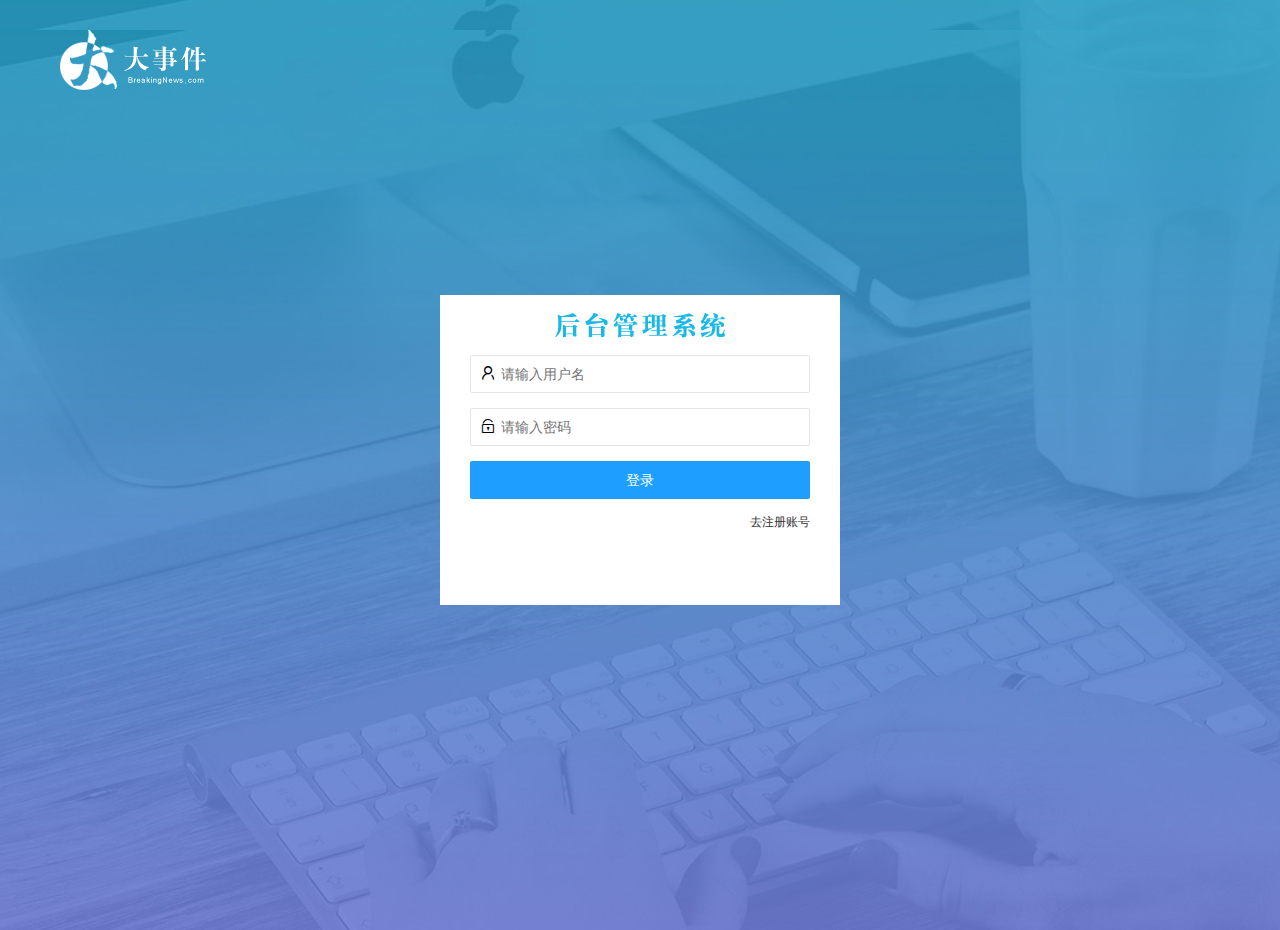
<file: login.html>
<!DOCTYPE html>
<html lang="en">

<head>
    <meta charset="UTF-8">
    <meta http-equiv="X-UA-Compatible" content="IE=edge">
    <meta name="viewport" content="width=device-width, initial-scale=1.0">
    <title>大事件-登录/注册</title>
    <!-- 导入 layui 库 -->
    <link rel="stylesheet" href="./assets/lib/layui/css/layui.css">
    <link rel="stylesheet" href="./assets/css/login.css">
</head>

<body>
    <!-- logo 区域 -->
    <div class="login">
        <img src="./assets/images/logo.png">
    </div>

    <!-- 登录注册区域 -->
    <div class="loginAndRegBox">
        <div class="title-box"></div>
        <!-- 登录 -->
        <div class="login-box">
            <form class="layui-form" id="form_login">

                <!-- 用户名 -->
                <div class="layui-form-item">
                    <i class="layui-icon layui-icon-username"></i>   
                    <input type="text" name="username" required lay-verify="required" placeholder="请输入用户名"
                        autocomplete="off" class="layui-input">
                </div>

                <!-- 密码 -->
                <div class="layui-form-item">
                    <i class="layui-icon layui-icon-password"></i>   
                    <input type="password" name="password" required lay-verify="required|pwd" placeholder="请输入密码"
                        autocomplete="off" class="layui-input">
                </div>

                <!-- 按钮 -->
                <div class="layui-form-item">
                    <button class="layui-btn layui-btn-fluid layui-btn-normal" lay-submit>登录</button>
                </div>

                <div class="layui-form-item links">
                    <a href="javascript:;" id="link_reg">去注册账号</a>
                </div>
            </form>

        </div>
        <!-- 注册 -->
        <div class="reg-box">
            <form class="layui-form" id="form_reg">

                <!-- 用户名 -->
                <div class="layui-form-item">
                    <i class="layui-icon layui-icon-username"></i>   
                    <input type="text" name="username" required lay-verify="required" placeholder="请输入用户名"
                        autocomplete="off" class="layui-input">
                </div>

                <!-- 密码 -->
                <div class="layui-form-item">
                    <i class="layui-icon layui-icon-password"></i>   
                    <input type="password" name="password" required lay-verify="required|pwd" placeholder="请输入密码"
                        autocomplete="off" class="layui-input">
                </div>

                <!-- 再次确认密码 -->
                <div class="layui-form-item">
                    <i class="layui-icon layui-icon-password"></i>   
                    <input type="password" name="repassword" required lay-verify="required|pwd|repwd" placeholder="再次确认密码"
                        autocomplete="off" class="layui-input">
                </div>

                <!-- 按钮 -->
                <div class="layui-form-item">
                    <button class="layui-btn layui-btn-fluid layui-btn-normal" lay-submit>注册</button>
                </div>

                <div class="layui-form-item links">
                    <a href="javascript:;" id="link_login">去登录</a>
                </div>
            </form>
            

            
        </div>
    </div>

    <!-- 导入 layui.js -->
    <script src="./assets/lib/layui/layui.all.js"></script>
    <!-- 导入 jquery -->
    <script src="./assets/lib/jquery.js"></script>
    <script src="./assets/js/baseAPI.js"></script>
    <!-- 导入 login.js -->
    <script src="./assets/js/login.js"></script>
</body>

</html>
</file>
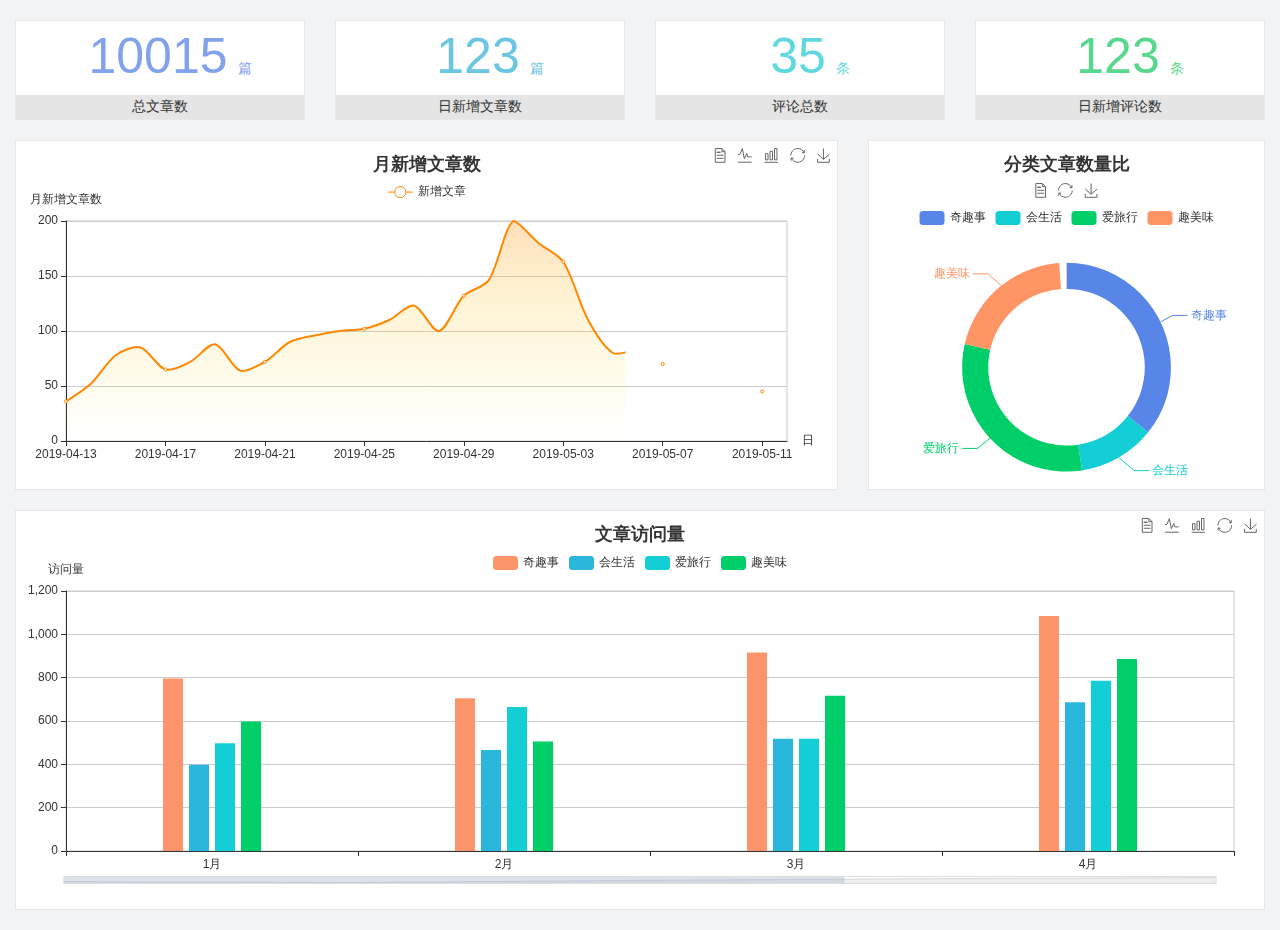
<file: home/dashboard.html>
<!DOCTYPE html>
<html lang="en">

<head>
  <meta charset="UTF-8">
  <meta name="viewport" content="width=device-width, initial-scale=1.0">
  <meta http-equiv="X-UA-Compatible" content="ie=edge">
  <title>图表统计</title>
  <link rel="stylesheet" href="../assets/lib/bootstrap.css" />
  <link rel="stylesheet" href="../assets/lib/main.css" />
  <script src="../assets/lib/jquery.js"></script>
  <script type="text/javascript" src="../assets/lib/echarts.min.js"></script>
</head>

<body>
  <div class="container-fluid">
    <div class="row spannel_list">
      <div class="col-sm-3 col-xs-6">
        <div class="spannel">
          <em>10015</em><span>篇</span>
          <b>总文章数</b>
        </div>
      </div>
      <div class="col-sm-3 col-xs-6">
        <div class="spannel scolor01">
          <em>123</em><span>篇</span>
          <b>日新增文章数</b>
        </div>
      </div>
      <div class="col-sm-3 col-xs-6">
        <div class="spannel scolor02">
          <em>35</em><span>条</span>
          <b>评论总数</b>
        </div>
      </div>
      <div class="col-sm-3 col-xs-6">
        <div class="spannel scolor03">
          <em>123</em><span>条</span>
          <b>日新增评论数</b>
        </div>
      </div>
    </div>
  </div>

  <div class="container-fluid">
    <div class="row curve-pie">
      <div class="col-lg-8 col-md-8">
        <div class="gragh_pannel" id="curve_show"></div>
      </div>
      <div class="col-lg-4 col-md-4">
        <div class="gragh_pannel" id="pie_show"></div>
      </div>
    </div>
  </div>

  <div class="container-fluid">
    <div class="column_pannel" id="column_show"></div>
  </div>

  <script>
    var oChart = echarts.init(document.getElementById('curve_show'));
    var aList_all = [
      { 'count': 36, 'date': '2019-04-13' },
      { 'count': 52, 'date': '2019-04-14' },
      { 'count': 78, 'date': '2019-04-15' },
      { 'count': 85, 'date': '2019-04-16' },
      { 'count': 65, 'date': '2019-04-17' },
      { 'count': 72, 'date': '2019-04-18' },
      { 'count': 88, 'date': '2019-04-19' },
      { 'count': 64, 'date': '2019-04-20' },
      { 'count': 72, 'date': '2019-04-21' },
      { 'count': 90, 'date': '2019-04-22' },
      { 'count': 96, 'date': '2019-04-23' },
      { 'count': 100, 'date': '2019-04-24' },
      { 'count': 102, 'date': '2019-04-25' },
      { 'count': 110, 'date': '2019-04-26' },
      { 'count': 123, 'date': '2019-04-27' },
      { 'count': 100, 'date': '2019-04-28' },
      { 'count': 132, 'date': '2019-04-29' },
      { 'count': 146, 'date': '2019-04-30' },
      { 'count': 200, 'date': '2019-05-01' },
      { 'count': 180, 'date': '2019-05-02' },
      { 'count': 163, 'date': '2019-05-03' },
      { 'count': 110, 'date': '2019-05-04' },
      { 'count': 80, 'date': '2019-05-05' },
      { 'count': 82, 'date': '2019-05-06' },
      { 'count': 70, 'date': '2019-05-07' },
      { 'count': 65, 'date': '2019-05-08' },
      { 'count': 54, 'date': '2019-05-09' },
      { 'count': 40, 'date': '2019-05-10' },
      { 'count': 45, 'date': '2019-05-11' },
      { 'count': 38, 'date': '2019-05-12' },
    ];

    let aCount = [];
    let aDate = [];

    for (var i = 0; i < aList_all.length; i++) {
      aCount.push(aList_all[i].count);
      aDate.push(aList_all[i].date);
    }

    var chartopt = {
      title: {
        text: '月新增文章数',
        left: 'center',
        top: '10'
      },
      tooltip: {
        trigger: 'axis'
      },
      legend: {
        data: ['新增文章'],
        top: '40'
      },
      toolbox: {
        show: true,
        feature: {
          mark: { show: true },
          dataView: { show: true, readOnly: false },
          magicType: { show: true, type: ['line', 'bar'] },
          restore: { show: true },
          saveAsImage: { show: true }
        }
      },
      calculable: true,
      xAxis: [
        {
          name: '日',
          type: 'category',
          boundaryGap: false,
          data: aDate
        }
      ],
      yAxis: [
        {
          name: '月新增文章数',
          type: 'value'
        }
      ],
      series: [
        {
          name: '新增文章',
          type: 'line',
          smooth: true,
          itemStyle: { normal: { areaStyle: { type: 'default' }, color: '#f80' }, lineStyle: { color: '#f80' } },
          data: aCount
        }],
      areaStyle: {
        normal: {
          color: new echarts.graphic.LinearGradient(0, 0, 0, 1, [{
            offset: 0,
            color: 'rgba(255,136,0,0.39)'
          }, {
            offset: .34,
            color: 'rgba(255,180,0,0.25)'
          }, {
            offset: 1,
            color: 'rgba(255,222,0,0.00)'
          }])

        }
      },
      grid: {
        show: true,
        x: 50,
        x2: 50,
        y: 80,
        height: 220
      }
    };

    oChart.setOption(chartopt);


    var oPie = echarts.init(document.getElementById('pie_show'));
    var oPieopt =
    {
      title: {
        top: 10,
        text: '分类文章数量比',
        x: 'center'
      },
      tooltip: {
        trigger: 'item',
        formatter: "{a} <br/>{b} : {c} ({d}%)"
      },
      color: ['#5885e8', '#13cfd5', '#00ce68', '#ff9565'],
      legend: {
        x: 'center',
        top: 65,
        data: ['奇趣事', '会生活', '爱旅行', '趣美味']
      },
      toolbox: {
        show: true,
        x: 'center',
        top: 35,
        feature: {
          mark: { show: true },
          dataView: { show: true, readOnly: false },
          magicType: {
            show: true,
            type: ['pie', 'funnel'],
            option: {
              funnel: {
                x: '25%',
                width: '50%',
                funnelAlign: 'left',
                max: 1548
              }
            }
          },
          restore: { show: true },
          saveAsImage: { show: true }
        }
      },
      calculable: true,
      series: [
        {
          name: '访问来源',
          type: 'pie',
          radius: ['45%', '60%'],
          center: ['50%', '65%'],
          data: [
            { value: 300, name: '奇趣事' },
            { value: 100, name: '会生活' },
            { value: 260, name: '爱旅行' },
            { value: 180, name: '趣美味' }
          ]
        }
      ]
    };
    oPie.setOption(oPieopt);



    var oColumn = this.echarts.init(document.getElementById('column_show'));
    var oColumnopt =
    {
      title: {
        text: '文章访问量',
        left: 'center',
        top: '10'
      },
      tooltip: {
        trigger: 'axis'
      },
      legend: {
        data: ['奇趣事', '会生活', '爱旅行', '趣美味'],
        top: '40'
      },
      toolbox: {
        show: true,
        feature: {
          mark: { show: true },
          dataView: { show: true, readOnly: false },
          magicType: { show: true, type: ['line', 'bar'] },
          restore: { show: true },
          saveAsImage: { show: true }
        }
      },
      calculable: true,
      xAxis: [
        {
          type: 'category',
          data: ['1月', '2月', '3月', '4月', '5月']
        }
      ],
      yAxis: [
        {
          name: '访问量',
          type: 'value'
        }
      ],
      series: [
        {
          name: '奇趣事',
          type: 'bar',
          barWidth: 20,
          itemStyle: {
            normal: { areaStyle: { type: 'default' }, color: '#fd956a' }
          },
          data: [800, 708, 920, 1090, 1200]
        },
        {
          name: '会生活',
          type: 'bar',
          barWidth: 20,
          itemStyle: {
            normal: { areaStyle: { type: 'default' }, color: '#2bb6db' }
          },
          data: [400, 468, 520, 690, 800]
        },
        {
          name: '爱旅行',
          type: 'bar',
          barWidth: 20,
          itemStyle: {
            normal: { areaStyle: { type: 'default' }, color: '#13cfd5' }
          },
          data: [500, 668, 520, 790, 900]
        },
        {
          name: '趣美味',
          type: 'bar',
          barWidth: 20,
          itemStyle: {
            normal: { areaStyle: { type: 'default' }, color: '#00ce68' }
          },
          data: [600, 508, 720, 890, 1000]
        }
      ],
      grid: {
        show: true,
        x: 50,
        x2: 30,
        y: 80,
        height: 260
      },
      dataZoom: [//给x轴设置滚动条
        {
          start: 0,//默认为0
          end: 100 - 1000 / 31,//默认为100
          type: 'slider',
          show: true,
          xAxisIndex: [0],
          handleSize: 0,//滑动条的 左右2个滑动条的大小
          height: 8,//组件高度
          left: 45, //左边的距离
          right: 50,//右边的距离
          bottom: 26,//右边的距离
          handleColor: '#ddd',//h滑动图标的颜色
          handleStyle: {
            borderColor: "#cacaca",
            borderWidth: "1",
            shadowBlur: 2,
            background: "#ddd",
            shadowColor: "#ddd",
          }
        }]
    };
    oColumn.setOption(oColumnopt);
  </script>
</body>

</html>
</file>
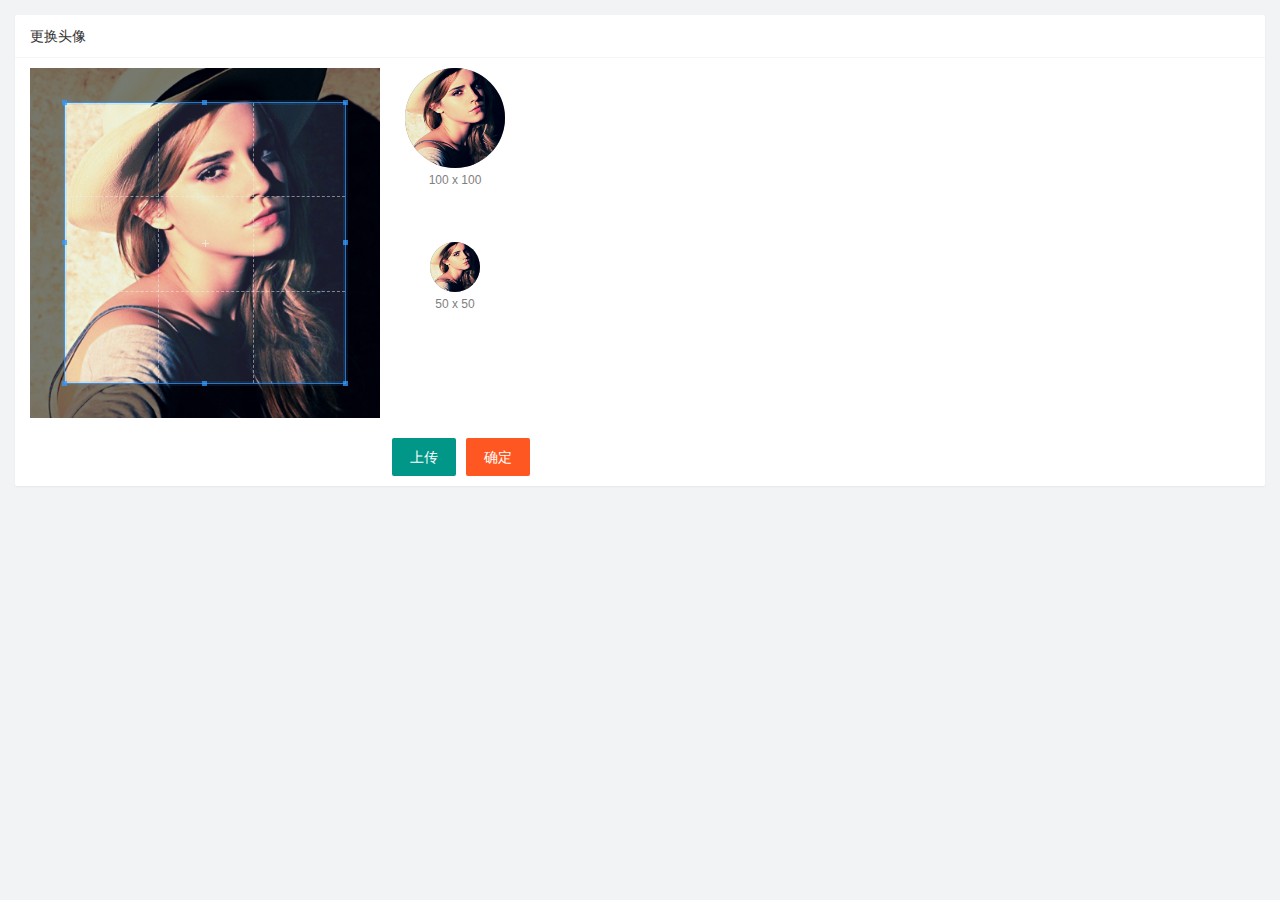
<file: user/user_avatar.html>
<!DOCTYPE html>
<html lang="en">

<head>
    <meta charset="UTF-8">
    <meta http-equiv="X-UA-Compatible" content="IE=edge">
    <meta name="viewport" content="width=device-width, initial-scale=1.0">
    <title>Document</title>
    <link rel="stylesheet" href="../assets/lib/layui/css/layui.css">
    <link rel="stylesheet" href="../assets/lib/cropper/cropper.css">
    <link rel="stylesheet" href="../assets/css/user/user_avatar.css">
</head>

<body>

    <!-- 卡片区域 -->
    <div class="layui-card">
        <div class="layui-card-header">更换头像</div>
        <div class="layui-card-body">

            <!-- 第一行的图片裁剪和预览区域 -->
            <div class="row1">
                <!-- 图片裁剪区域 -->
                <div class="cropper-box">
                    <!-- 这个 img 标签很重要，将来会把它初始化为裁剪区域 -->
                    <img id="image" src="../assets/images/sample.jpg" />
                </div>

                <!-- 图片的预览区域 -->
                <div class="preview-box">
                    <div>
                        <!-- 宽高为 100px 的预览区域 -->
                        <div class="img-preview w100"></div>
                        <p class="size">100 x 100</p>
                    </div>
                    <div>
                        <!-- 宽高为 50px 的预览区域 -->
                        <div class="img-preview w50"></div>
                        <p class="size">50 x 50</p>
                    </div>
                </div>
            </div>

            <!-- 第二行的按钮区域 -->
            <div class="row2">
                <!-- accept 属性，可以指定，允许用户选择什么类型的文件 -->
                <input type="file" name="file" id="file" accept="image/png,image/jpeg">
                <button type="button" class="layui-btn" id="btnChooseImg">上传</button>
                <button type="button" class="layui-btn layui-btn-danger" id="btnUpdate">确定</button>
            </div>

        </div>
    </div>

    <script src="../assets/lib/layui/layui.all.js"></script>
    <script src="../assets/lib/jquery.js"></script>
    <script src="../assets/lib/cropper/Cropper.js"></script>
    <script src="../assets/lib/cropper/jquery-cropper.js"></script>
    <script src="../assets/js/baseAPI.js"></script>
    <script src="../assets/js/user/user_avatar.js"> </script>
</body>

</html>
</file>
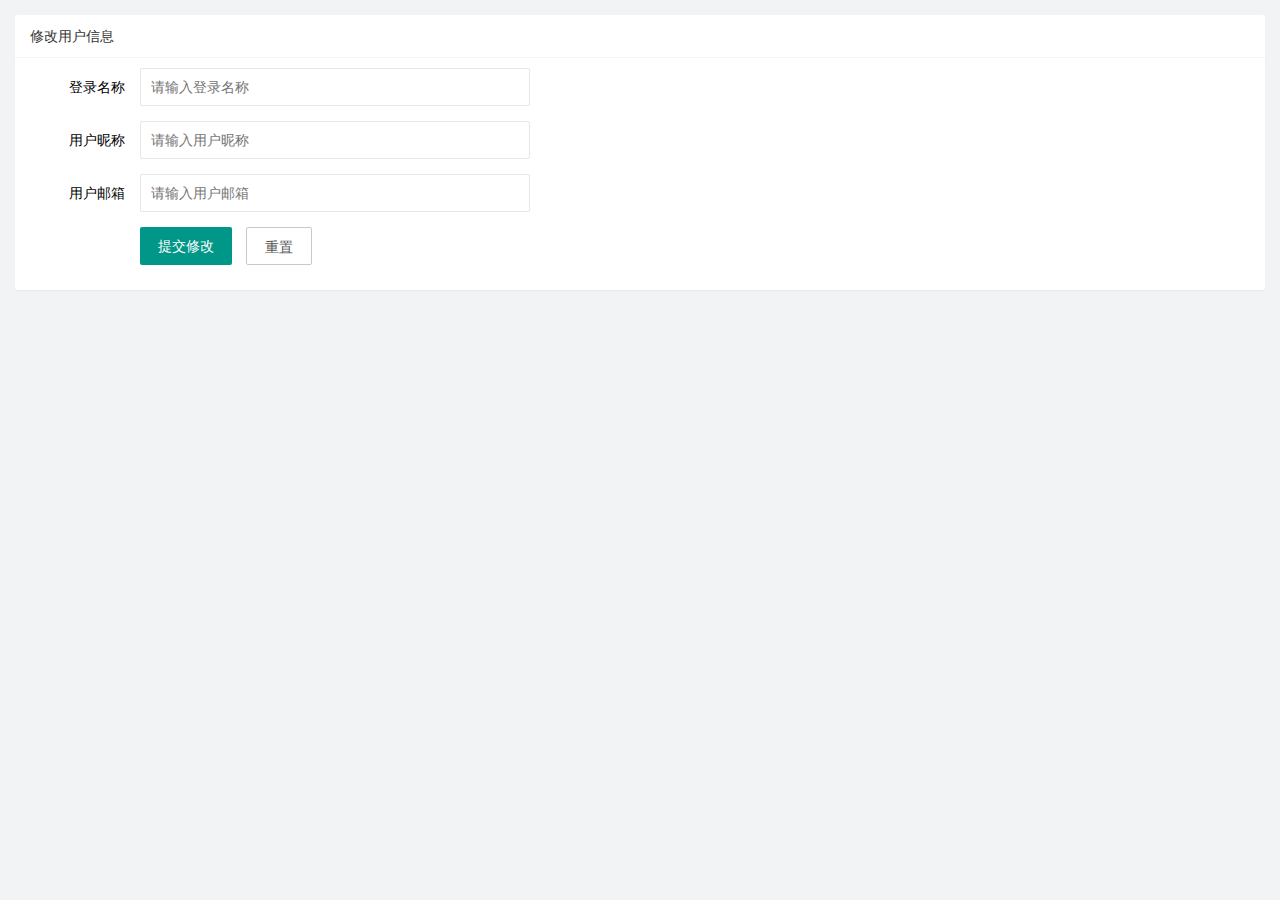
<file: user/user_info.html>
<!DOCTYPE html>
<html lang="en">

<head>
    <meta charset="UTF-8">
    <meta http-equiv="X-UA-Compatible" content="IE=edge">
    <meta name="viewport" content="width=device-width, initial-scale=1.0">
    <title>Document</title>
    <!-- 导入 layui 的样式 -->
    <link rel="stylesheet" href="../assets/lib/layui/css/layui.css">
    <!-- 导入自己的样式 -->
    <link rel="stylesheet" href="../assets/css/user/user_info.css">
</head>

<body>

    <div class="layui-card">
        <div class="layui-card-header">修改用户信息</div>
        <div class="layui-card-body">
            <form class="layui-form" lay-filter="formUserInfo">
                <!-- 这是一个隐藏域 -->
                <input type="hidden" name="id">
                <div class="layui-form-item">
                    <label class="layui-form-label">登录名称</label>
                    <div class="layui-input-block">
                        <input type="text" name="username" required lay-verify="required" placeholder="请输入登录名称"
                            autocomplete="off" class="layui-input" readonly>
                    </div>
                </div>

                <div class="layui-form-item">
                    <label class="layui-form-label">用户昵称</label>
                    <div class="layui-input-block">
                        <input type="text" name="nickname" required lay-verify="required|nickname" placeholder="请输入用户昵称"
                            autocomplete="off" class="layui-input">
                    </div>
                </div>

                <div class="layui-form-item">
                    <label class="layui-form-label">用户邮箱</label>
                    <div class="layui-input-block">
                        <input type="text" name="email" required lay-verify="required|email" placeholder="请输入用户邮箱"
                            autocomplete="off" class="layui-input">
                    </div>
                </div>

                <div class="layui-form-item">
                    <div class="layui-input-block">
                      <button class="layui-btn" lay-submit lay-filter="formDemo" id="btnSubmit">提交修改</button>
                      <button type="reset" class="layui-btn layui-btn-primary" id="btnReset">重置</button>
                    </div>
                  </div>
            </form>
        </div>
    </div>

    <script src="../assets/lib/layui/layui.all.js"></script>
    <script src="../assets/lib/jquery.js"></script>
    <script src="../assets/js/baseAPI.js"></script>
    <script src="../assets/js/user/user_pwd.js"></script>
</body>

</html>
</file>
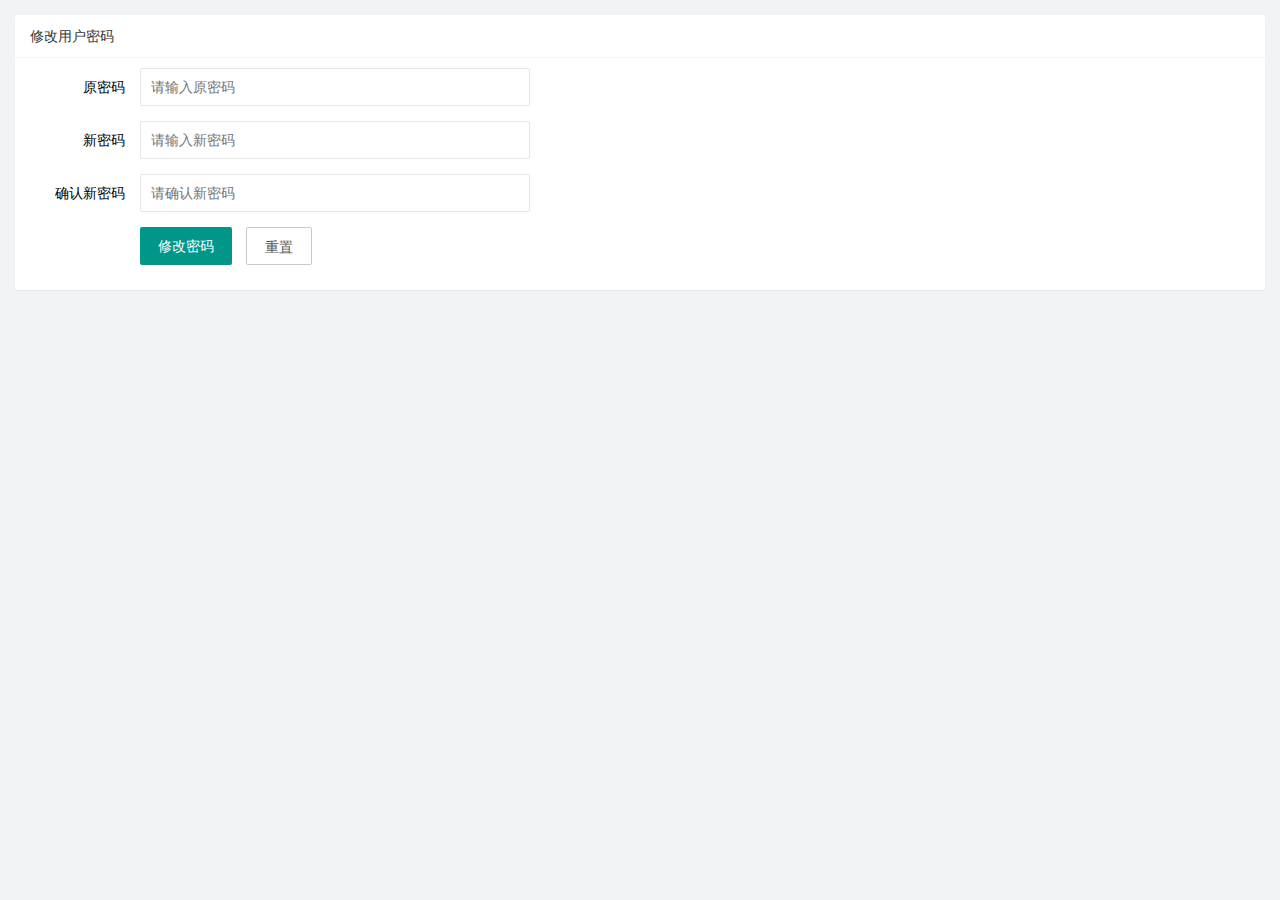
<file: user/user_pwd.html>
<!DOCTYPE html>
<html lang="en">
<head>
    <meta charset="UTF-8">
    <meta http-equiv="X-UA-Compatible" content="IE=edge">
    <meta name="viewport" content="width=device-width, initial-scale=1.0">
    <title>Document</title>
    <link rel="stylesheet" href="../assets/lib/layui/css/layui.css">
    <link rel="stylesheet" href="../assets/css/user/user_pwd.css">
</head>
<body>
    <div class="layui-card">
        <div class="layui-card-header">修改用户密码</div>
        <div class="layui-card-body">
            <form class="layui-form" lay-filter="formUserInfo">
                <!-- 这是一个隐藏域 -->
                <input type="hidden" name="id">
                <div class="layui-form-item">
                    <label class="layui-form-label">原密码</label>
                    <div class="layui-input-block">
                        <input type="password" name="oldPwd" required lay-verify="required" placeholder="请输入原密码"
                            autocomplete="off" class="layui-input">
                    </div>
                </div>

                <div class="layui-form-item">
                    <label class="layui-form-label">新密码</label>
                    <div class="layui-input-block">
                        <input type="password" name="newPwd" required lay-verify="required|pwd|samePwd" placeholder="请输入新密码"
                            autocomplete="off" class="layui-input">
                    </div>
                </div>

                <div class="layui-form-item">
                    <label class="layui-form-label">确认新密码</label>
                    <div class="layui-input-block">
                        <input type="password" name="reNewPwd" required lay-verify="required|pwd|repwd" placeholder="请确认新密码"
                            autocomplete="off" class="layui-input">
                    </div>
                </div>

                <div class="layui-form-item">
                    <div class="layui-input-block">
                      <button class="layui-btn" lay-submit lay-filter="formDemo" id="btnSubmit">修改密码</button>
                      <button type="reset" class="layui-btn layui-btn-primary" id="btnReset">重置</button>
                    </div>
                  </div>
            </form>
        </div>
    </div>

    <script src="../assets/lib/layui/layui.all.js"></script>
    <script src="../assets/lib/jquery.js"></script>
    <script src="../assets/js/baseAPI.js"></script>
    <script src="../assets/js/user/user_pwd.js"></script>
</body>
</html>
</file>
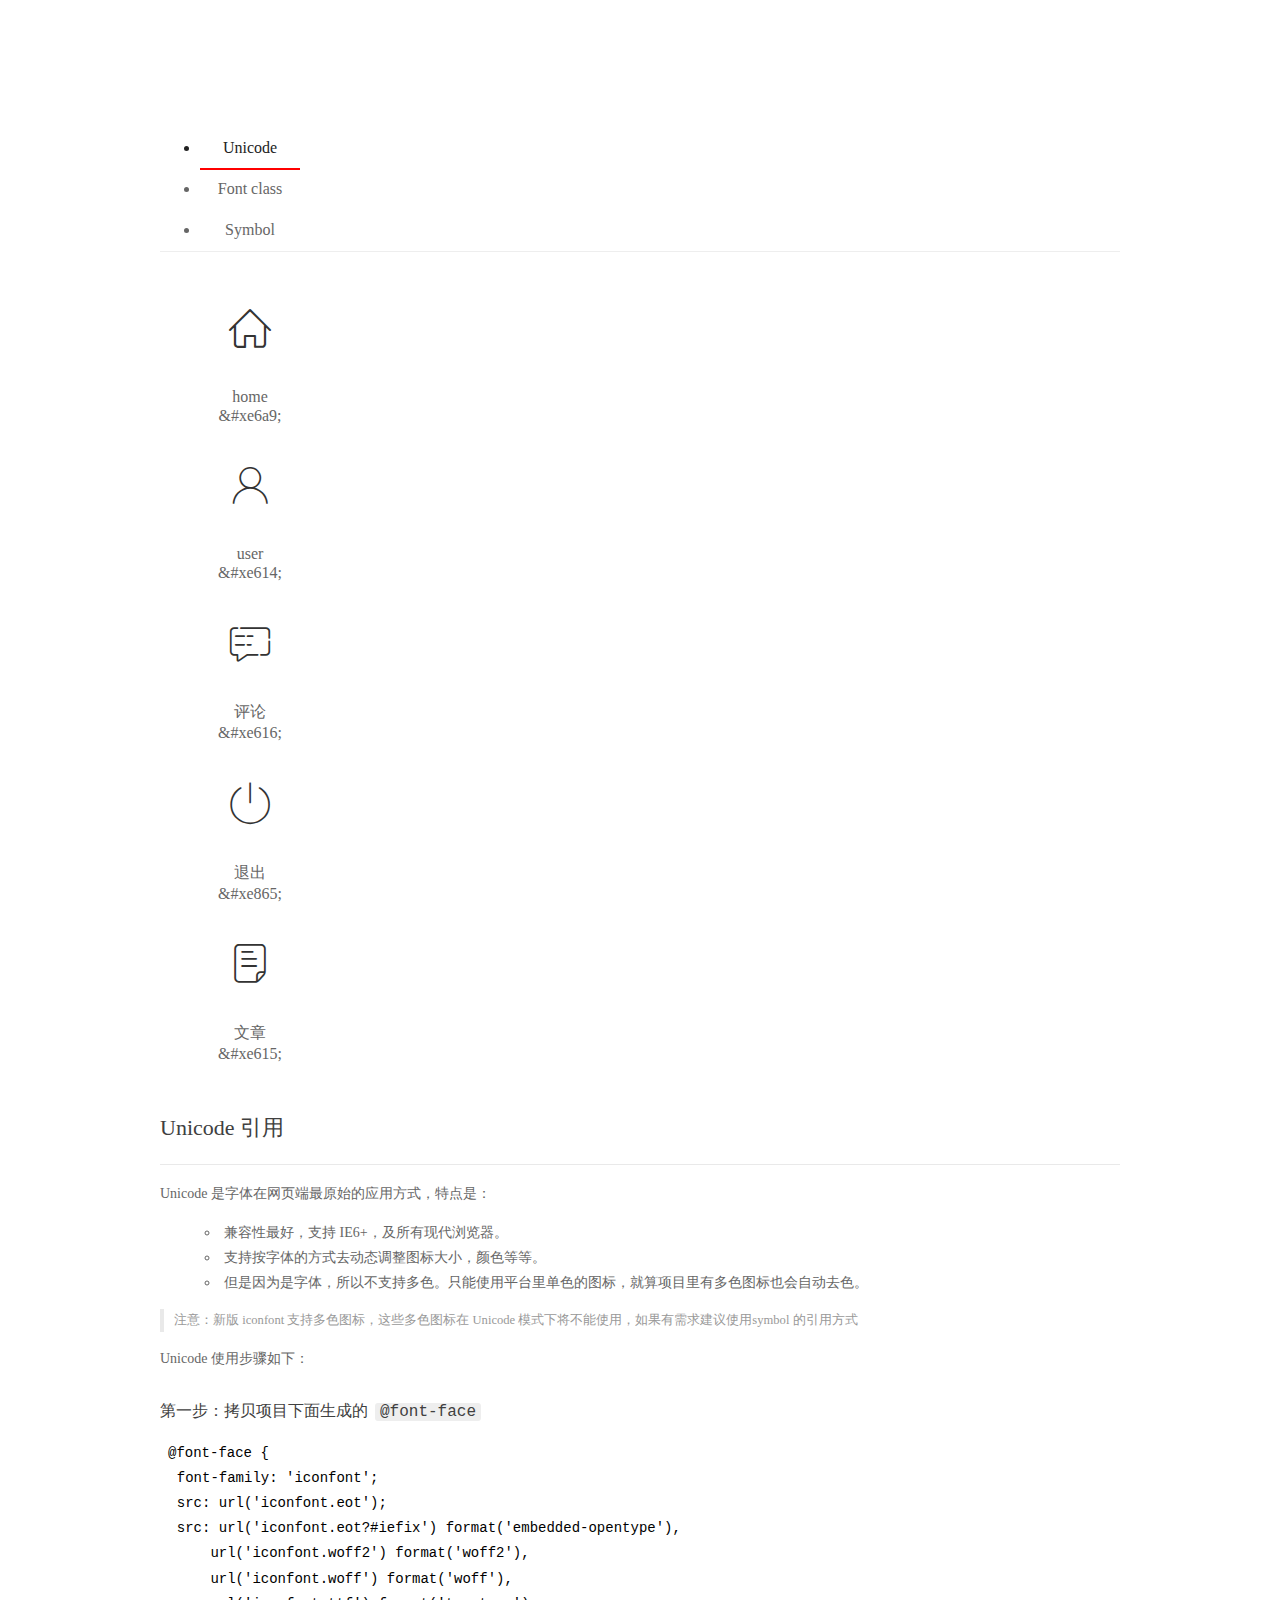
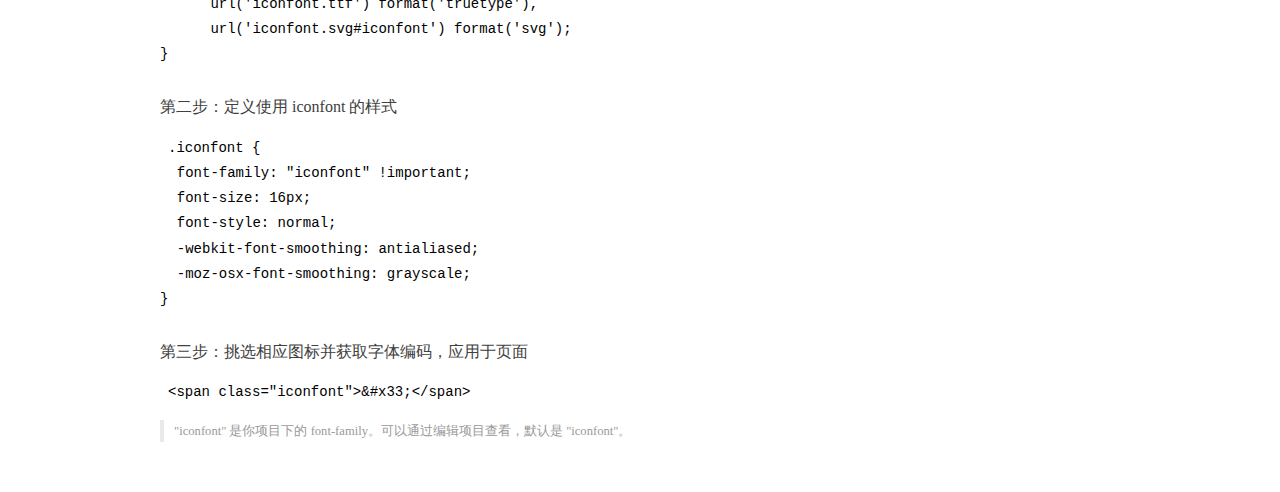
<file: assets/fonts/demo_index.html>
<!DOCTYPE html>
<html>
<head>
  <meta charset="utf-8"/>
  <title>IconFont Demo</title>
  <link rel="shortcut icon" href="https://gtms04.alicdn.com/tps/i4/TB1_oz6GVXXXXaFXpXXJDFnIXXX-64-64.ico" type="image/x-icon"/>
  <link rel="stylesheet" href="https://g.alicdn.com/thx/cube/1.3.2/cube.min.css">
  <link rel="stylesheet" href="demo.css">
  <link rel="stylesheet" href="iconfont.css">
  <script src="iconfont.js"></script>
  <!-- jQuery -->
  <script src="https://a1.alicdn.com/oss/uploads/2018/12/26/7bfddb60-08e8-11e9-9b04-53e73bb6408b.js"></script>
  <!-- 代码高亮 -->
  <script src="https://a1.alicdn.com/oss/uploads/2018/12/26/a3f714d0-08e6-11e9-8a15-ebf944d7534c.js"></script>
</head>
<body>
  <div class="main">
    <h1 class="logo"><a href="https://www.iconfont.cn/" title="iconfont 首页" target="_blank">&#xe86b;</a></h1>
    <div class="nav-tabs">
      <ul id="tabs" class="dib-box">
        <li class="dib active"><span>Unicode</span></li>
        <li class="dib"><span>Font class</span></li>
        <li class="dib"><span>Symbol</span></li>
      </ul>
      
    </div>
    <div class="tab-container">
      <div class="content unicode" style="display: block;">
          <ul class="icon_lists dib-box">
          
            <li class="dib">
              <span class="icon iconfont">&#xe6a9;</span>
                <div class="name">home</div>
                <div class="code-name">&amp;#xe6a9;</div>
              </li>
          
            <li class="dib">
              <span class="icon iconfont">&#xe614;</span>
                <div class="name">user</div>
                <div class="code-name">&amp;#xe614;</div>
              </li>
          
            <li class="dib">
              <span class="icon iconfont">&#xe616;</span>
                <div class="name">评论</div>
                <div class="code-name">&amp;#xe616;</div>
              </li>
          
            <li class="dib">
              <span class="icon iconfont">&#xe865;</span>
                <div class="name">退出</div>
                <div class="code-name">&amp;#xe865;</div>
              </li>
          
            <li class="dib">
              <span class="icon iconfont">&#xe615;</span>
                <div class="name">文章</div>
                <div class="code-name">&amp;#xe615;</div>
              </li>
          
          </ul>
          <div class="article markdown">
          <h2 id="unicode-">Unicode 引用</h2>
          <hr>

          <p>Unicode 是字体在网页端最原始的应用方式，特点是：</p>
          <ul>
            <li>兼容性最好，支持 IE6+，及所有现代浏览器。</li>
            <li>支持按字体的方式去动态调整图标大小，颜色等等。</li>
            <li>但是因为是字体，所以不支持多色。只能使用平台里单色的图标，就算项目里有多色图标也会自动去色。</li>
          </ul>
          <blockquote>
            <p>注意：新版 iconfont 支持多色图标，这些多色图标在 Unicode 模式下将不能使用，如果有需求建议使用symbol 的引用方式</p>
          </blockquote>
          <p>Unicode 使用步骤如下：</p>
          <h3 id="-font-face">第一步：拷贝项目下面生成的 <code>@font-face</code></h3>
<pre><code class="language-css"
>@font-face {
  font-family: 'iconfont';
  src: url('iconfont.eot');
  src: url('iconfont.eot?#iefix') format('embedded-opentype'),
      url('iconfont.woff2') format('woff2'),
      url('iconfont.woff') format('woff'),
      url('iconfont.ttf') format('truetype'),
      url('iconfont.svg#iconfont') format('svg');
}
</code></pre>
          <h3 id="-iconfont-">第二步：定义使用 iconfont 的样式</h3>
<pre><code class="language-css"
>.iconfont {
  font-family: "iconfont" !important;
  font-size: 16px;
  font-style: normal;
  -webkit-font-smoothing: antialiased;
  -moz-osx-font-smoothing: grayscale;
}
</code></pre>
          <h3 id="-">第三步：挑选相应图标并获取字体编码，应用于页面</h3>
<pre>
<code class="language-html"
>&lt;span class="iconfont"&gt;&amp;#x33;&lt;/span&gt;
</code></pre>
          <blockquote>
            <p>"iconfont" 是你项目下的 font-family。可以通过编辑项目查看，默认是 "iconfont"。</p>
          </blockquote>
          </div>
      </div>
      <div class="content font-class">
        <ul class="icon_lists dib-box">
          
          <li class="dib">
            <span class="icon iconfont icon-home"></span>
            <div class="name">
              home
            </div>
            <div class="code-name">.icon-home
            </div>
          </li>
          
          <li class="dib">
            <span class="icon iconfont icon-user"></span>
            <div class="name">
              user
            </div>
            <div class="code-name">.icon-user
            </div>
          </li>
          
          <li class="dib">
            <span class="icon iconfont icon-pinglun"></span>
            <div class="name">
              评论
            </div>
            <div class="code-name">.icon-pinglun
            </div>
          </li>
          
          <li class="dib">
            <span class="icon iconfont icon-tuichu"></span>
            <div class="name">
              退出
            </div>
            <div class="code-name">.icon-tuichu
            </div>
          </li>
          
          <li class="dib">
            <span class="icon iconfont icon-16"></span>
            <div class="name">
              文章
            </div>
            <div class="code-name">.icon-16
            </div>
          </li>
          
        </ul>
        <div class="article markdown">
        <h2 id="font-class-">font-class 引用</h2>
        <hr>

        <p>font-class 是 Unicode 使用方式的一种变种，主要是解决 Unicode 书写不直观，语意不明确的问题。</p>
        <p>与 Unicode 使用方式相比，具有如下特点：</p>
        <ul>
          <li>兼容性良好，支持 IE8+，及所有现代浏览器。</li>
          <li>相比于 Unicode 语意明确，书写更直观。可以很容易分辨这个 icon 是什么。</li>
          <li>因为使用 class 来定义图标，所以当要替换图标时，只需要修改 class 里面的 Unicode 引用。</li>
          <li>不过因为本质上还是使用的字体，所以多色图标还是不支持的。</li>
        </ul>
        <p>使用步骤如下：</p>
        <h3 id="-fontclass-">第一步：引入项目下面生成的 fontclass 代码：</h3>
<pre><code class="language-html">&lt;link rel="stylesheet" href="./iconfont.css"&gt;
</code></pre>
        <h3 id="-">第二步：挑选相应图标并获取类名，应用于页面：</h3>
<pre><code class="language-html">&lt;span class="iconfont icon-xxx"&gt;&lt;/span&gt;
</code></pre>
        <blockquote>
          <p>"
            iconfont" 是你项目下的 font-family。可以通过编辑项目查看，默认是 "iconfont"。</p>
        </blockquote>
      </div>
      </div>
      <div class="content symbol">
          <ul class="icon_lists dib-box">
          
            <li class="dib">
                <svg class="icon svg-icon" aria-hidden="true">
                  <use xlink:href="#icon-home"></use>
                </svg>
                <div class="name">home</div>
                <div class="code-name">#icon-home</div>
            </li>
          
            <li class="dib">
                <svg class="icon svg-icon" aria-hidden="true">
                  <use xlink:href="#icon-user"></use>
                </svg>
                <div class="name">user</div>
                <div class="code-name">#icon-user</div>
            </li>
          
            <li class="dib">
                <svg class="icon svg-icon" aria-hidden="true">
                  <use xlink:href="#icon-pinglun"></use>
                </svg>
                <div class="name">评论</div>
                <div class="code-name">#icon-pinglun</div>
            </li>
          
            <li class="dib">
                <svg class="icon svg-icon" aria-hidden="true">
                  <use xlink:href="#icon-tuichu"></use>
                </svg>
                <div class="name">退出</div>
                <div class="code-name">#icon-tuichu</div>
            </li>
          
            <li class="dib">
                <svg class="icon svg-icon" aria-hidden="true">
                  <use xlink:href="#icon-16"></use>
                </svg>
                <div class="name">文章</div>
                <div class="code-name">#icon-16</div>
            </li>
          
          </ul>
          <div class="article markdown">
          <h2 id="symbol-">Symbol 引用</h2>
          <hr>

          <p>这是一种全新的使用方式，应该说这才是未来的主流，也是平台目前推荐的用法。相关介绍可以参考这篇<a href="">文章</a>
            这种用法其实是做了一个 SVG 的集合，与另外两种相比具有如下特点：</p>
          <ul>
            <li>支持多色图标了，不再受单色限制。</li>
            <li>通过一些技巧，支持像字体那样，通过 <code>font-size</code>, <code>color</code> 来调整样式。</li>
            <li>兼容性较差，支持 IE9+，及现代浏览器。</li>
            <li>浏览器渲染 SVG 的性能一般，还不如 png。</li>
          </ul>
          <p>使用步骤如下：</p>
          <h3 id="-symbol-">第一步：引入项目下面生成的 symbol 代码：</h3>
<pre><code class="language-html">&lt;script src="./iconfont.js"&gt;&lt;/script&gt;
</code></pre>
          <h3 id="-css-">第二步：加入通用 CSS 代码（引入一次就行）：</h3>
<pre><code class="language-html">&lt;style&gt;
.icon {
  width: 1em;
  height: 1em;
  vertical-align: -0.15em;
  fill: currentColor;
  overflow: hidden;
}
&lt;/style&gt;
</code></pre>
          <h3 id="-">第三步：挑选相应图标并获取类名，应用于页面：</h3>
<pre><code class="language-html">&lt;svg class="icon" aria-hidden="true"&gt;
  &lt;use xlink:href="#icon-xxx"&gt;&lt;/use&gt;
&lt;/svg&gt;
</code></pre>
          </div>
      </div>

    </div>
  </div>
  <script>
  $(document).ready(function () {
      $('.tab-container .content:first').show()

      $('#tabs li').click(function (e) {
        var tabContent = $('.tab-container .content')
        var index = $(this).index()

        if ($(this).hasClass('active')) {
          return
        } else {
          $('#tabs li').removeClass('active')
          $(this).addClass('active')

          tabContent.hide().eq(index).fadeIn()
        }
      })
    })
  </script>
</body>
</html>
</file>
<file: assets/lib/layui/css/layui.css>
/** layui-v2.5.5 MIT License By https://www.layui.com */
 .layui-inline,img{display:inline-block;vertical-align:middle}h1,h2,h3,h4,h5,h6{font-weight:400}.layui-edge,.layui-header,.layui-inline,.layui-main{position:relative}.layui-body,.layui-edge,.layui-elip{overflow:hidden}.layui-btn,.layui-edge,.layui-inline,img{vertical-align:middle}.layui-btn,.layui-disabled,.layui-icon,.layui-unselect{-moz-user-select:none;-webkit-user-select:none;-ms-user-select:none}.layui-elip,.layui-form-checkbox span,.layui-form-pane .layui-form-label{text-overflow:ellipsis;white-space:nowrap}.layui-breadcrumb,.layui-tree-btnGroup{visibility:hidden}blockquote,body,button,dd,div,dl,dt,form,h1,h2,h3,h4,h5,h6,input,li,ol,p,pre,td,textarea,th,ul{margin:0;padding:0;-webkit-tap-highlight-color:rgba(0,0,0,0)}a:active,a:hover{outline:0}img{border:none}li{list-style:none}table{border-collapse:collapse;border-spacing:0}h4,h5,h6{font-size:100%}button,input,optgroup,option,select,textarea{font-family:inherit;font-size:inherit;font-style:inherit;font-weight:inherit;outline:0}pre{white-space:pre-wrap;white-space:-moz-pre-wrap;white-space:-pre-wrap;white-space:-o-pre-wrap;word-wrap:break-word}body{line-height:24px;font:14px Helvetica Neue,Helvetica,PingFang SC,Tahoma,Arial,sans-serif}hr{height:1px;margin:10px 0;border:0;clear:both}a{color:#333;text-decoration:none}a:hover{color:#777}a cite{font-style:normal;*cursor:pointer}.layui-border-box,.layui-border-box *{box-sizing:border-box}.layui-box,.layui-box *{box-sizing:content-box}.layui-clear{clear:both;*zoom:1}.layui-clear:after{content:'\20';clear:both;*zoom:1;display:block;height:0}.layui-inline{*display:inline;*zoom:1}.layui-edge{display:inline-block;width:0;height:0;border-width:6px;border-style:dashed;border-color:transparent}.layui-edge-top{top:-4px;border-bottom-color:#999;border-bottom-style:solid}.layui-edge-right{border-left-color:#999;border-left-style:solid}.layui-edge-bottom{top:2px;border-top-color:#999;border-top-style:solid}.layui-edge-left{border-right-color:#999;border-right-style:solid}.layui-disabled,.layui-disabled:hover{color:#d2d2d2!important;cursor:not-allowed!important}.layui-circle{border-radius:100%}.layui-show{display:block!important}.layui-hide{display:none!important}@font-face{font-family:layui-icon;src:url(../font/iconfont.eot?v=250);src:url(../font/iconfont.eot?v=250#iefix) format('embedded-opentype'),url(../font/iconfont.woff2?v=250) format('woff2'),url(../font/iconfont.woff?v=250) format('woff'),url(../font/iconfont.ttf?v=250) format('truetype'),url(../font/iconfont.svg?v=250#layui-icon) format('svg')}.layui-icon{font-family:layui-icon!important;font-size:16px;font-style:normal;-webkit-font-smoothing:antialiased;-moz-osx-font-smoothing:grayscale}.layui-icon-reply-fill:before{content:"\e611"}.layui-icon-set-fill:before{content:"\e614"}.layui-icon-menu-fill:before{content:"\e60f"}.layui-icon-search:before{content:"\e615"}.layui-icon-share:before{content:"\e641"}.layui-icon-set-sm:before{content:"\e620"}.layui-icon-engine:before{content:"\e628"}.layui-icon-close:before{content:"\1006"}.layui-icon-close-fill:before{content:"\1007"}.layui-icon-chart-screen:before{content:"\e629"}.layui-icon-star:before{content:"\e600"}.layui-icon-circle-dot:before{content:"\e617"}.layui-icon-chat:before{content:"\e606"}.layui-icon-release:before{content:"\e609"}.layui-icon-list:before{content:"\e60a"}.layui-icon-chart:before{content:"\e62c"}.layui-icon-ok-circle:before{content:"\1005"}.layui-icon-layim-theme:before{content:"\e61b"}.layui-icon-table:before{content:"\e62d"}.layui-icon-right:before{content:"\e602"}.layui-icon-left:before{content:"\e603"}.layui-icon-cart-simple:before{content:"\e698"}.layui-icon-face-cry:before{content:"\e69c"}.layui-icon-face-smile:before{content:"\e6af"}.layui-icon-survey:before{content:"\e6b2"}.layui-icon-tree:before{content:"\e62e"}.layui-icon-upload-circle:before{content:"\e62f"}.layui-icon-add-circle:before{content:"\e61f"}.layui-icon-download-circle:before{content:"\e601"}.layui-icon-templeate-1:before{content:"\e630"}.layui-icon-util:before{content:"\e631"}.layui-icon-face-surprised:before{content:"\e664"}.layui-icon-edit:before{content:"\e642"}.layui-icon-speaker:before{content:"\e645"}.layui-icon-down:before{content:"\e61a"}.layui-icon-file:before{content:"\e621"}.layui-icon-layouts:before{content:"\e632"}.layui-icon-rate-half:before{content:"\e6c9"}.layui-icon-add-circle-fine:before{content:"\e608"}.layui-icon-prev-circle:before{content:"\e633"}.layui-icon-read:before{content:"\e705"}.layui-icon-404:before{content:"\e61c"}.layui-icon-carousel:before{content:"\e634"}.layui-icon-help:before{content:"\e607"}.layui-icon-code-circle:before{content:"\e635"}.layui-icon-water:before{content:"\e636"}.layui-icon-username:before{content:"\e66f"}.layui-icon-find-fill:before{content:"\e670"}.layui-icon-about:before{content:"\e60b"}.layui-icon-location:before{content:"\e715"}.layui-icon-up:before{content:"\e619"}.layui-icon-pause:before{content:"\e651"}.layui-icon-date:before{content:"\e637"}.layui-icon-layim-uploadfile:before{content:"\e61d"}.layui-icon-delete:before{content:"\e640"}.layui-icon-play:before{content:"\e652"}.layui-icon-top:before{content:"\e604"}.layui-icon-friends:before{content:"\e612"}.layui-icon-refresh-3:before{content:"\e9aa"}.layui-icon-ok:before{content:"\e605"}.layui-icon-layer:before{content:"\e638"}.layui-icon-face-smile-fine:before{content:"\e60c"}.layui-icon-dollar:before{content:"\e659"}.layui-icon-group:before{content:"\e613"}.layui-icon-layim-download:before{content:"\e61e"}.layui-icon-picture-fine:before{content:"\e60d"}.layui-icon-link:before{content:"\e64c"}.layui-icon-diamond:before{content:"\e735"}.layui-icon-log:before{content:"\e60e"}.layui-icon-rate-solid:before{content:"\e67a"}.layui-icon-fonts-del:before{content:"\e64f"}.layui-icon-unlink:before{content:"\e64d"}.layui-icon-fonts-clear:before{content:"\e639"}.layui-icon-triangle-r:before{content:"\e623"}.layui-icon-circle:before{content:"\e63f"}.layui-icon-radio:before{content:"\e643"}.layui-icon-align-center:before{content:"\e647"}.layui-icon-align-right:before{content:"\e648"}.layui-icon-align-left:before{content:"\e649"}.layui-icon-loading-1:before{content:"\e63e"}.layui-icon-return:before{content:"\e65c"}.layui-icon-fonts-strong:before{content:"\e62b"}.layui-icon-upload:before{content:"\e67c"}.layui-icon-dialogue:before{content:"\e63a"}.layui-icon-video:before{content:"\e6ed"}.layui-icon-headset:before{content:"\e6fc"}.layui-icon-cellphone-fine:before{content:"\e63b"}.layui-icon-add-1:before{content:"\e654"}.layui-icon-face-smile-b:before{content:"\e650"}.layui-icon-fonts-html:before{content:"\e64b"}.layui-icon-form:before{content:"\e63c"}.layui-icon-cart:before{content:"\e657"}.layui-icon-camera-fill:before{content:"\e65d"}.layui-icon-tabs:before{content:"\e62a"}.layui-icon-fonts-code:before{content:"\e64e"}.layui-icon-fire:before{content:"\e756"}.layui-icon-set:before{content:"\e716"}.layui-icon-fonts-u:before{content:"\e646"}.layui-icon-triangle-d:before{content:"\e625"}.layui-icon-tips:before{content:"\e702"}.layui-icon-picture:before{content:"\e64a"}.layui-icon-more-vertical:before{content:"\e671"}.layui-icon-flag:before{content:"\e66c"}.layui-icon-loading:before{content:"\e63d"}.layui-icon-fonts-i:before{content:"\e644"}.layui-icon-refresh-1:before{content:"\e666"}.layui-icon-rmb:before{content:"\e65e"}.layui-icon-home:before{content:"\e68e"}.layui-icon-user:before{content:"\e770"}.layui-icon-notice:before{content:"\e667"}.layui-icon-login-weibo:before{content:"\e675"}.layui-icon-voice:before{content:"\e688"}.layui-icon-upload-drag:before{content:"\e681"}.layui-icon-login-qq:before{content:"\e676"}.layui-icon-snowflake:before{content:"\e6b1"}.layui-icon-file-b:before{content:"\e655"}.layui-icon-template:before{content:"\e663"}.layui-icon-auz:before{content:"\e672"}.layui-icon-console:before{content:"\e665"}.layui-icon-app:before{content:"\e653"}.layui-icon-prev:before{content:"\e65a"}.layui-icon-website:before{content:"\e7ae"}.layui-icon-next:before{content:"\e65b"}.layui-icon-component:before{content:"\e857"}.layui-icon-more:before{content:"\e65f"}.layui-icon-login-wechat:before{content:"\e677"}.layui-icon-shrink-right:before{content:"\e668"}.layui-icon-spread-left:before{content:"\e66b"}.layui-icon-camera:before{content:"\e660"}.layui-icon-note:before{content:"\e66e"}.layui-icon-refresh:before{content:"\e669"}.layui-icon-female:before{content:"\e661"}.layui-icon-male:before{content:"\e662"}.layui-icon-password:before{content:"\e673"}.layui-icon-senior:before{content:"\e674"}.layui-icon-theme:before{content:"\e66a"}.layui-icon-tread:before{content:"\e6c5"}.layui-icon-praise:before{content:"\e6c6"}.layui-icon-star-fill:before{content:"\e658"}.layui-icon-rate:before{content:"\e67b"}.layui-icon-template-1:before{content:"\e656"}.layui-icon-vercode:before{content:"\e679"}.layui-icon-cellphone:before{content:"\e678"}.layui-icon-screen-full:before{content:"\e622"}.layui-icon-screen-restore:before{content:"\e758"}.layui-icon-cols:before{content:"\e610"}.layui-icon-export:before{content:"\e67d"}.layui-icon-print:before{content:"\e66d"}.layui-icon-slider:before{content:"\e714"}.layui-icon-addition:before{content:"\e624"}.layui-icon-subtraction:before{content:"\e67e"}.layui-icon-service:before{content:"\e626"}.layui-icon-transfer:before{content:"\e691"}.layui-main{width:1140px;margin:0 auto}.layui-header{z-index:1000;height:60px}.layui-header a:hover{transition:all .5s;-webkit-transition:all .5s}.layui-side{position:fixed;left:0;top:0;bottom:0;z-index:999;width:200px;overflow-x:hidden}.layui-side-scroll{position:relative;width:220px;height:100%;overflow-x:hidden}.layui-body{position:absolute;left:200px;right:0;top:0;bottom:0;z-index:998;width:auto;overflow-y:auto;box-sizing:border-box}.layui-layout-body{overflow:hidden}.layui-layout-admin .layui-header{background-color:#23262E}.layui-layout-admin .layui-side{top:60px;width:200px;overflow-x:hidden}.layui-layout-admin .layui-body{position:fixed;top:60px;bottom:44px}.layui-layout-admin .layui-main{width:auto;margin:0 15px}.layui-layout-admin .layui-footer{position:fixed;left:200px;right:0;bottom:0;height:44px;line-height:44px;padding:0 15px;background-color:#eee}.layui-layout-admin .layui-logo{position:absolute;left:0;top:0;width:200px;height:100%;line-height:60px;text-align:center;color:#009688;font-size:16px}.layui-layout-admin .layui-header .layui-nav{background:0 0}.layui-layout-left{position:absolute!important;left:200px;top:0}.layui-layout-right{position:absolute!important;right:0;top:0}.layui-container{position:relative;margin:0 auto;padding:0 15px;box-sizing:border-box}.layui-fluid{position:relative;margin:0 auto;padding:0 15px}.layui-row:after,.layui-row:before{content:'';display:block;clear:both}.layui-col-lg1,.layui-col-lg10,.layui-col-lg11,.layui-col-lg12,.layui-col-lg2,.layui-col-lg3,.layui-col-lg4,.layui-col-lg5,.layui-col-lg6,.layui-col-lg7,.layui-col-lg8,.layui-col-lg9,.layui-col-md1,.layui-col-md10,.layui-col-md11,.layui-col-md12,.layui-col-md2,.layui-col-md3,.layui-col-md4,.layui-col-md5,.layui-col-md6,.layui-col-md7,.layui-col-md8,.layui-col-md9,.layui-col-sm1,.layui-col-sm10,.layui-col-sm11,.layui-col-sm12,.layui-col-sm2,.layui-col-sm3,.layui-col-sm4,.layui-col-sm5,.layui-col-sm6,.layui-col-sm7,.layui-col-sm8,.layui-col-sm9,.layui-col-xs1,.layui-col-xs10,.layui-col-xs11,.layui-col-xs12,.layui-col-xs2,.layui-col-xs3,.layui-col-xs4,.layui-col-xs5,.layui-col-xs6,.layui-col-xs7,.layui-col-xs8,.layui-col-xs9{position:relative;display:block;box-sizing:border-box}.layui-col-xs1,.layui-col-xs10,.layui-col-xs11,.layui-col-xs12,.layui-col-xs2,.layui-col-xs3,.layui-col-xs4,.layui-col-xs5,.layui-col-xs6,.layui-col-xs7,.layui-col-xs8,.layui-col-xs9{float:left}.layui-col-xs1{width:8.33333333%}.layui-col-xs2{width:16.66666667%}.layui-col-xs3{width:25%}.layui-col-xs4{width:33.33333333%}.layui-col-xs5{width:41.66666667%}.layui-col-xs6{width:50%}.layui-col-xs7{width:58.33333333%}.layui-col-xs8{width:66.66666667%}.layui-col-xs9{width:75%}.layui-col-xs10{width:83.33333333%}.layui-col-xs11{width:91.66666667%}.layui-col-xs12{width:100%}.layui-col-xs-offset1{margin-left:8.33333333%}.layui-col-xs-offset2{margin-left:16.66666667%}.layui-col-xs-offset3{margin-left:25%}.layui-col-xs-offset4{margin-left:33.33333333%}.layui-col-xs-offset5{margin-left:41.66666667%}.layui-col-xs-offset6{margin-left:50%}.layui-col-xs-offset7{margin-left:58.33333333%}.layui-col-xs-offset8{margin-left:66.66666667%}.layui-col-xs-offset9{margin-left:75%}.layui-col-xs-offset10{margin-left:83.33333333%}.layui-col-xs-offset11{margin-left:91.66666667%}.layui-col-xs-offset12{margin-left:100%}@media screen and (max-width:768px){.layui-hide-xs{display:none!important}.layui-show-xs-block{display:block!important}.layui-show-xs-inline{display:inline!important}.layui-show-xs-inline-block{display:inline-block!important}}@media screen and (min-width:768px){.layui-container{width:750px}.layui-hide-sm{display:none!important}.layui-show-sm-block{display:block!important}.layui-show-sm-inline{display:inline!important}.layui-show-sm-inline-block{display:inline-block!important}.layui-col-sm1,.layui-col-sm10,.layui-col-sm11,.layui-col-sm12,.layui-col-sm2,.layui-col-sm3,.layui-col-sm4,.layui-col-sm5,.layui-col-sm6,.layui-col-sm7,.layui-col-sm8,.layui-col-sm9{float:left}.layui-col-sm1{width:8.33333333%}.layui-col-sm2{width:16.66666667%}.layui-col-sm3{width:25%}.layui-col-sm4{width:33.33333333%}.layui-col-sm5{width:41.66666667%}.layui-col-sm6{width:50%}.layui-col-sm7{width:58.33333333%}.layui-col-sm8{width:66.66666667%}.layui-col-sm9{width:75%}.layui-col-sm10{width:83.33333333%}.layui-col-sm11{width:91.66666667%}.layui-col-sm12{width:100%}.layui-col-sm-offset1{margin-left:8.33333333%}.layui-col-sm-offset2{margin-left:16.66666667%}.layui-col-sm-offset3{margin-left:25%}.layui-col-sm-offset4{margin-left:33.33333333%}.layui-col-sm-offset5{margin-left:41.66666667%}.layui-col-sm-offset6{margin-left:50%}.layui-col-sm-offset7{margin-left:58.33333333%}.layui-col-sm-offset8{margin-left:66.66666667%}.layui-col-sm-offset9{margin-left:75%}.layui-col-sm-offset10{margin-left:83.33333333%}.layui-col-sm-offset11{margin-left:91.66666667%}.layui-col-sm-offset12{margin-left:100%}}@media screen and (min-width:992px){.layui-container{width:970px}.layui-hide-md{display:none!important}.layui-show-md-block{display:block!important}.layui-show-md-inline{display:inline!important}.layui-show-md-inline-block{display:inline-block!important}.layui-col-md1,.layui-col-md10,.layui-col-md11,.layui-col-md12,.layui-col-md2,.layui-col-md3,.layui-col-md4,.layui-col-md5,.layui-col-md6,.layui-col-md7,.layui-col-md8,.layui-col-md9{float:left}.layui-col-md1{width:8.33333333%}.layui-col-md2{width:16.66666667%}.layui-col-md3{width:25%}.layui-col-md4{width:33.33333333%}.layui-col-md5{width:41.66666667%}.layui-col-md6{width:50%}.layui-col-md7{width:58.33333333%}.layui-col-md8{width:66.66666667%}.layui-col-md9{width:75%}.layui-col-md10{width:83.33333333%}.layui-col-md11{width:91.66666667%}.layui-col-md12{width:100%}.layui-col-md-offset1{margin-left:8.33333333%}.layui-col-md-offset2{margin-left:16.66666667%}.layui-col-md-offset3{margin-left:25%}.layui-col-md-offset4{margin-left:33.33333333%}.layui-col-md-offset5{margin-left:41.66666667%}.layui-col-md-offset6{margin-left:50%}.layui-col-md-offset7{margin-left:58.33333333%}.layui-col-md-offset8{margin-left:66.66666667%}.layui-col-md-offset9{margin-left:75%}.layui-col-md-offset10{margin-left:83.33333333%}.layui-col-md-offset11{margin-left:91.66666667%}.layui-col-md-offset12{margin-left:100%}}@media screen and (min-width:1200px){.layui-container{width:1170px}.layui-hide-lg{display:none!important}.layui-show-lg-block{display:block!important}.layui-show-lg-inline{display:inline!important}.layui-show-lg-inline-block{display:inline-block!important}.layui-col-lg1,.layui-col-lg10,.layui-col-lg11,.layui-col-lg12,.layui-col-lg2,.layui-col-lg3,.layui-col-lg4,.layui-col-lg5,.layui-col-lg6,.layui-col-lg7,.layui-col-lg8,.layui-col-lg9{float:left}.layui-col-lg1{width:8.33333333%}.layui-col-lg2{width:16.66666667%}.layui-col-lg3{width:25%}.layui-col-lg4{width:33.33333333%}.layui-col-lg5{width:41.66666667%}.layui-col-lg6{width:50%}.layui-col-lg7{width:58.33333333%}.layui-col-lg8{width:66.66666667%}.layui-col-lg9{width:75%}.layui-col-lg10{width:83.33333333%}.layui-col-lg11{width:91.66666667%}.layui-col-lg12{width:100%}.layui-col-lg-offset1{margin-left:8.33333333%}.layui-col-lg-offset2{margin-left:16.66666667%}.layui-col-lg-offset3{margin-left:25%}.layui-col-lg-offset4{margin-left:33.33333333%}.layui-col-lg-offset5{margin-left:41.66666667%}.layui-col-lg-offset6{margin-left:50%}.layui-col-lg-offset7{margin-left:58.33333333%}.layui-col-lg-offset8{margin-left:66.66666667%}.layui-col-lg-offset9{margin-left:75%}.layui-col-lg-offset10{margin-left:83.33333333%}.layui-col-lg-offset11{margin-left:91.66666667%}.layui-col-lg-offset12{margin-left:100%}}.layui-col-space1{margin:-.5px}.layui-col-space1>*{padding:.5px}.layui-col-space3{margin:-1.5px}.layui-col-space3>*{padding:1.5px}.layui-col-space5{margin:-2.5px}.layui-col-space5>*{padding:2.5px}.layui-col-space8{margin:-3.5px}.layui-col-space8>*{padding:3.5px}.layui-col-space10{margin:-5px}.layui-col-space10>*{padding:5px}.layui-col-space12{margin:-6px}.layui-col-space12>*{padding:6px}.layui-col-space15{margin:-7.5px}.layui-col-space15>*{padding:7.5px}.layui-col-space18{margin:-9px}.layui-col-space18>*{padding:9px}.layui-col-space20{margin:-10px}.layui-col-space20>*{padding:10px}.layui-col-space22{margin:-11px}.layui-col-space22>*{padding:11px}.layui-col-space25{margin:-12.5px}.layui-col-space25>*{padding:12.5px}.layui-col-space30{margin:-15px}.layui-col-space30>*{padding:15px}.layui-btn,.layui-input,.layui-select,.layui-textarea,.layui-upload-button{outline:0;-webkit-appearance:none;transition:all .3s;-webkit-transition:all .3s;box-sizing:border-box}.layui-elem-quote{margin-bottom:10px;padding:15px;line-height:22px;border-left:5px solid #009688;border-radius:0 2px 2px 0;background-color:#f2f2f2}.layui-quote-nm{border-style:solid;border-width:1px 1px 1px 5px;background:0 0}.layui-elem-field{margin-bottom:10px;padding:0;border-width:1px;border-style:solid}.layui-elem-field legend{margin-left:20px;padding:0 10px;font-size:20px;font-weight:300}.layui-field-title{margin:10px 0 20px;border-width:1px 0 0}.layui-field-box{padding:10px 15px}.layui-field-title .layui-field-box{padding:10px 0}.layui-progress{position:relative;height:6px;border-radius:20px;background-color:#e2e2e2}.layui-progress-bar{position:absolute;left:0;top:0;width:0;max-width:100%;height:6px;border-radius:20px;text-align:right;background-color:#5FB878;transition:all .3s;-webkit-transition:all .3s}.layui-progress-big,.layui-progress-big .layui-progress-bar{height:18px;line-height:18px}.layui-progress-text{position:relative;top:-20px;line-height:18px;font-size:12px;color:#666}.layui-progress-big .layui-progress-text{position:static;padding:0 10px;color:#fff}.layui-collapse{border-width:1px;border-style:solid;border-radius:2px}.layui-colla-content,.layui-colla-item{border-top-width:1px;border-top-style:solid}.layui-colla-item:first-child{border-top:none}.layui-colla-title{position:relative;height:42px;line-height:42px;padding:0 15px 0 35px;color:#333;background-color:#f2f2f2;cursor:pointer;font-size:14px;overflow:hidden}.layui-colla-content{display:none;padding:10px 15px;line-height:22px;color:#666}.layui-colla-icon{position:absolute;left:15px;top:0;font-size:14px}.layui-card{margin-bottom:15px;border-radius:2px;background-color:#fff;box-shadow:0 1px 2px 0 rgba(0,0,0,.05)}.layui-card:last-child{margin-bottom:0}.layui-card-header{position:relative;height:42px;line-height:42px;padding:0 15px;border-bottom:1px solid #f6f6f6;color:#333;border-radius:2px 2px 0 0;font-size:14px}.layui-bg-black,.layui-bg-blue,.layui-bg-cyan,.layui-bg-green,.layui-bg-orange,.layui-bg-red{color:#fff!important}.layui-card-body{position:relative;padding:10px 15px;line-height:24px}.layui-card-body[pad15]{padding:15px}.layui-card-body[pad20]{padding:20px}.layui-card-body .layui-table{margin:5px 0}.layui-card .layui-tab{margin:0}.layui-panel-window{position:relative;padding:15px;border-radius:0;border-top:5px solid #E6E6E6;background-color:#fff}.layui-auxiliar-moving{position:fixed;left:0;right:0;top:0;bottom:0;width:100%;height:100%;background:0 0;z-index:9999999999}.layui-form-label,.layui-form-mid,.layui-form-select,.layui-input-block,.layui-input-inline,.layui-textarea{position:relative}.layui-bg-red{background-color:#FF5722!important}.layui-bg-orange{background-color:#FFB800!important}.layui-bg-green{background-color:#009688!important}.layui-bg-cyan{background-color:#2F4056!important}.layui-bg-blue{background-color:#1E9FFF!important}.layui-bg-black{background-color:#393D49!important}.layui-bg-gray{background-color:#eee!important;color:#666!important}.layui-badge-rim,.layui-colla-content,.layui-colla-item,.layui-collapse,.layui-elem-field,.layui-form-pane .layui-form-item[pane],.layui-form-pane .layui-form-label,.layui-input,.layui-layedit,.layui-layedit-tool,.layui-quote-nm,.layui-select,.layui-tab-bar,.layui-tab-card,.layui-tab-title,.layui-tab-title .layui-this:after,.layui-textarea{border-color:#e6e6e6}.layui-timeline-item:before,hr{background-color:#e6e6e6}.layui-text{line-height:22px;font-size:14px;color:#666}.layui-text h1,.layui-text h2,.layui-text h3{font-weight:500;color:#333}.layui-text h1{font-size:30px}.layui-text h2{font-size:24px}.layui-text h3{font-size:18px}.layui-text a:not(.layui-btn){color:#01AAED}.layui-text a:not(.layui-btn):hover{text-decoration:underline}.layui-text ul{padding:5px 0 5px 15px}.layui-text ul li{margin-top:5px;list-style-type:disc}.layui-text em,.layui-word-aux{color:#999!important;padding:0 5px!important}.layui-btn{display:inline-block;height:38px;line-height:38px;padding:0 18px;background-color:#009688;color:#fff;white-space:nowrap;text-align:center;font-size:14px;border:none;border-radius:2px;cursor:pointer}.layui-btn:hover{opacity:.8;filter:alpha(opacity=80);color:#fff}.layui-btn:active{opacity:1;filter:alpha(opacity=100)}.layui-btn+.layui-btn{margin-left:10px}.layui-btn-container{font-size:0}.layui-btn-container .layui-btn{margin-right:10px;margin-bottom:10px}.layui-btn-container .layui-btn+.layui-btn{margin-left:0}.layui-table .layui-btn-container .layui-btn{margin-bottom:9px}.layui-btn-radius{border-radius:100px}.layui-btn .layui-icon{margin-right:3px;font-size:18px;vertical-align:bottom;vertical-align:middle\9}.layui-btn-primary{border:1px solid #C9C9C9;background-color:#fff;color:#555}.layui-btn-primary:hover{border-color:#009688;color:#333}.layui-btn-normal{background-color:#1E9FFF}.layui-btn-warm{background-color:#FFB800}.layui-btn-danger{background-color:#FF5722}.layui-btn-checked{background-color:#5FB878}.layui-btn-disabled,.layui-btn-disabled:active,.layui-btn-disabled:hover{border:1px solid #e6e6e6;background-color:#FBFBFB;color:#C9C9C9;cursor:not-allowed;opacity:1}.layui-btn-lg{height:44px;line-height:44px;padding:0 25px;font-size:16px}.layui-btn-sm{height:30px;line-height:30px;padding:0 10px;font-size:12px}.layui-btn-sm i{font-size:16px!important}.layui-btn-xs{height:22px;line-height:22px;padding:0 5px;font-size:12px}.layui-btn-xs i{font-size:14px!important}.layui-btn-group{display:inline-block;vertical-align:middle;font-size:0}.layui-btn-group .layui-btn{margin-left:0!important;margin-right:0!important;border-left:1px solid rgba(255,255,255,.5);border-radius:0}.layui-btn-group .layui-btn-primary{border-left:none}.layui-btn-group .layui-btn-primary:hover{border-color:#C9C9C9;color:#009688}.layui-btn-group .layui-btn:first-child{border-left:none;border-radius:2px 0 0 2px}.layui-btn-group .layui-btn-primary:first-child{border-left:1px solid #c9c9c9}.layui-btn-group .layui-btn:last-child{border-radius:0 2px 2px 0}.layui-btn-group .layui-btn+.layui-btn{margin-left:0}.layui-btn-group+.layui-btn-group{margin-left:10px}.layui-btn-fluid{width:100%}.layui-input,.layui-select,.layui-textarea{height:38px;line-height:1.3;line-height:38px\9;border-width:1px;border-style:solid;background-color:#fff;border-radius:2px}.layui-input::-webkit-input-placeholder,.layui-select::-webkit-input-placeholder,.layui-textarea::-webkit-input-placeholder{line-height:1.3}.layui-input,.layui-textarea{display:block;width:100%;padding-left:10px}.layui-input:hover,.layui-textarea:hover{border-color:#D2D2D2!important}.layui-input:focus,.layui-textarea:focus{border-color:#C9C9C9!important}.layui-textarea{min-height:100px;height:auto;line-height:20px;padding:6px 10px;resize:vertical}.layui-select{padding:0 10px}.layui-form input[type=checkbox],.layui-form input[type=radio],.layui-form select{display:none}.layui-form [lay-ignore]{display:initial}.layui-form-item{margin-bottom:15px;clear:both;*zoom:1}.layui-form-item:after{content:'\20';clear:both;*zoom:1;display:block;height:0}.layui-form-label{float:left;display:block;padding:9px 15px;width:80px;font-weight:400;line-height:20px;text-align:right}.layui-form-label-col{display:block;float:none;padding:9px 0;line-height:20px;text-align:left}.layui-form-item .layui-inline{margin-bottom:5px;margin-right:10px}.layui-input-block{margin-left:110px;min-height:36px}.layui-input-inline{display:inline-block;vertical-align:middle}.layui-form-item .layui-input-inline{float:left;width:190px;margin-right:10px}.layui-form-text .layui-input-inline{width:auto}.layui-form-mid{float:left;display:block;padding:9px 0!important;line-height:20px;margin-right:10px}.layui-form-danger+.layui-form-select .layui-input,.layui-form-danger:focus{border-color:#FF5722!important}.layui-form-select .layui-input{padding-right:30px;cursor:pointer}.layui-form-select .layui-edge{position:absolute;right:10px;top:50%;margin-top:-3px;cursor:pointer;border-width:6px;border-top-color:#c2c2c2;border-top-style:solid;transition:all .3s;-webkit-transition:all .3s}.layui-form-select dl{display:none;position:absolute;left:0;top:42px;padding:5px 0;z-index:899;min-width:100%;border:1px solid #d2d2d2;max-height:300px;overflow-y:auto;background-color:#fff;border-radius:2px;box-shadow:0 2px 4px rgba(0,0,0,.12);box-sizing:border-box}.layui-form-select dl dd,.layui-form-select dl dt{padding:0 10px;line-height:36px;white-space:nowrap;overflow:hidden;text-overflow:ellipsis}.layui-form-select dl dt{font-size:12px;color:#999}.layui-form-select dl dd{cursor:pointer}.layui-form-select dl dd:hover{background-color:#f2f2f2;-webkit-transition:.5s all;transition:.5s all}.layui-form-select .layui-select-group dd{padding-left:20px}.layui-form-select dl dd.layui-select-tips{padding-left:10px!important;color:#999}.layui-form-select dl dd.layui-this{background-color:#5FB878;color:#fff}.layui-form-checkbox,.layui-form-select dl dd.layui-disabled{background-color:#fff}.layui-form-selected dl{display:block}.layui-form-checkbox,.layui-form-checkbox *,.layui-form-switch{display:inline-block;vertical-align:middle}.layui-form-selected .layui-edge{margin-top:-9px;-webkit-transform:rotate(180deg);transform:rotate(180deg);margin-top:-3px\9}:root .layui-form-selected .layui-edge{margin-top:-9px\0/IE9}.layui-form-selectup dl{top:auto;bottom:42px}.layui-select-none{margin:5px 0;text-align:center;color:#999}.layui-select-disabled .layui-disabled{border-color:#eee!important}.layui-select-disabled .layui-edge{border-top-color:#d2d2d2}.layui-form-checkbox{position:relative;height:30px;line-height:30px;margin-right:10px;padding-right:30px;cursor:pointer;font-size:0;-webkit-transition:.1s linear;transition:.1s linear;box-sizing:border-box}.layui-form-checkbox span{padding:0 10px;height:100%;font-size:14px;border-radius:2px 0 0 2px;background-color:#d2d2d2;color:#fff;overflow:hidden}.layui-form-checkbox:hover span{background-color:#c2c2c2}.layui-form-checkbox i{position:absolute;right:0;top:0;width:30px;height:28px;border:1px solid #d2d2d2;border-left:none;border-radius:0 2px 2px 0;color:#fff;font-size:20px;text-align:center}.layui-form-checkbox:hover i{border-color:#c2c2c2;color:#c2c2c2}.layui-form-checked,.layui-form-checked:hover{border-color:#5FB878}.layui-form-checked span,.layui-form-checked:hover span{background-color:#5FB878}.layui-form-checked i,.layui-form-checked:hover i{color:#5FB878}.layui-form-item .layui-form-checkbox{margin-top:4px}.layui-form-checkbox[lay-skin=primary]{height:auto!important;line-height:normal!important;min-width:18px;min-height:18px;border:none!important;margin-right:0;padding-left:28px;padding-right:0;background:0 0}.layui-form-checkbox[lay-skin=primary] span{padding-left:0;padding-right:15px;line-height:18px;background:0 0;color:#666}.layui-form-checkbox[lay-skin=primary] i{right:auto;left:0;width:16px;height:16px;line-height:16px;border:1px solid #d2d2d2;font-size:12px;border-radius:2px;background-color:#fff;-webkit-transition:.1s linear;transition:.1s linear}.layui-form-checkbox[lay-skin=primary]:hover i{border-color:#5FB878;color:#fff}.layui-form-checked[lay-skin=primary] i{border-color:#5FB878!important;background-color:#5FB878;color:#fff}.layui-checkbox-disbaled[lay-skin=primary] span{background:0 0!important;color:#c2c2c2}.layui-checkbox-disbaled[lay-skin=primary]:hover i{border-color:#d2d2d2}.layui-form-item .layui-form-checkbox[lay-skin=primary]{margin-top:10px}.layui-form-switch{position:relative;height:22px;line-height:22px;min-width:35px;padding:0 5px;margin-top:8px;border:1px solid #d2d2d2;border-radius:20px;cursor:pointer;background-color:#fff;-webkit-transition:.1s linear;transition:.1s linear}.layui-form-switch i{position:absolute;left:5px;top:3px;width:16px;height:16px;border-radius:20px;background-color:#d2d2d2;-webkit-transition:.1s linear;transition:.1s linear}.layui-form-switch em{position:relative;top:0;width:25px;margin-left:21px;padding:0!important;text-align:center!important;color:#999!important;font-style:normal!important;font-size:12px}.layui-form-onswitch{border-color:#5FB878;background-color:#5FB878}.layui-checkbox-disbaled,.layui-checkbox-disbaled i{border-color:#e2e2e2!important}.layui-form-onswitch i{left:100%;margin-left:-21px;background-color:#fff}.layui-form-onswitch em{margin-left:5px;margin-right:21px;color:#fff!important}.layui-checkbox-disbaled span{background-color:#e2e2e2!important}.layui-checkbox-disbaled:hover i{color:#fff!important}[lay-radio]{display:none}.layui-form-radio,.layui-form-radio *{display:inline-block;vertical-align:middle}.layui-form-radio{line-height:28px;margin:6px 10px 0 0;padding-right:10px;cursor:pointer;font-size:0}.layui-form-radio *{font-size:14px}.layui-form-radio>i{margin-right:8px;font-size:22px;color:#c2c2c2}.layui-form-radio>i:hover,.layui-form-radioed>i{color:#5FB878}.layui-radio-disbaled>i{color:#e2e2e2!important}.layui-form-pane .layui-form-label{width:110px;padding:8px 15px;height:38px;line-height:20px;border-width:1px;border-style:solid;border-radius:2px 0 0 2px;text-align:center;background-color:#FBFBFB;overflow:hidden;box-sizing:border-box}.layui-form-pane .layui-input-inline{margin-left:-1px}.layui-form-pane .layui-input-block{margin-left:110px;left:-1px}.layui-form-pane .layui-input{border-radius:0 2px 2px 0}.layui-form-pane .layui-form-text .layui-form-label{float:none;width:100%;border-radius:2px;box-sizing:border-box;text-align:left}.layui-form-pane .layui-form-text .layui-input-inline{display:block;margin:0;top:-1px;clear:both}.layui-form-pane .layui-form-text .layui-input-block{margin:0;left:0;top:-1px}.layui-form-pane .layui-form-text .layui-textarea{min-height:100px;border-radius:0 0 2px 2px}.layui-form-pane .layui-form-checkbox{margin:4px 0 4px 10px}.layui-form-pane .layui-form-radio,.layui-form-pane .layui-form-switch{margin-top:6px;margin-left:10px}.layui-form-pane .layui-form-item[pane]{position:relative;border-width:1px;border-style:solid}.layui-form-pane .layui-form-item[pane] .layui-form-label{position:absolute;left:0;top:0;height:100%;border-width:0 1px 0 0}.layui-form-pane .layui-form-item[pane] .layui-input-inline{margin-left:110px}@media screen and (max-width:450px){.layui-form-item .layui-form-label{text-overflow:ellipsis;overflow:hidden;white-space:nowrap}.layui-form-item .layui-inline{display:block;margin-right:0;margin-bottom:20px;clear:both}.layui-form-item .layui-inline:after{content:'\20';clear:both;display:block;height:0}.layui-form-item .layui-input-inline{display:block;float:none;left:-3px;width:auto;margin:0 0 10px 112px}.layui-form-item .layui-input-inline+.layui-form-mid{margin-left:110px;top:-5px;padding:0}.layui-form-item .layui-form-checkbox{margin-right:5px;margin-bottom:5px}}.layui-layedit{border-width:1px;border-style:solid;border-radius:2px}.layui-layedit-tool{padding:3px 5px;border-bottom-width:1px;border-bottom-style:solid;font-size:0}.layedit-tool-fixed{position:fixed;top:0;border-top:1px solid #e2e2e2}.layui-layedit-tool .layedit-tool-mid,.layui-layedit-tool .layui-icon{display:inline-block;vertical-align:middle;text-align:center;font-size:14px}.layui-layedit-tool .layui-icon{position:relative;width:32px;height:30px;line-height:30px;margin:3px 5px;color:#777;cursor:pointer;border-radius:2px}.layui-layedit-tool .layui-icon:hover{color:#393D49}.layui-layedit-tool .layui-icon:active{color:#000}.layui-layedit-tool .layedit-tool-active{background-color:#e2e2e2;color:#000}.layui-layedit-tool .layui-disabled,.layui-layedit-tool .layui-disabled:hover{color:#d2d2d2;cursor:not-allowed}.layui-layedit-tool .layedit-tool-mid{width:1px;height:18px;margin:0 10px;background-color:#d2d2d2}.layedit-tool-html{width:50px!important;font-size:30px!important}.layedit-tool-b,.layedit-tool-code,.layedit-tool-help{font-size:16px!important}.layedit-tool-d,.layedit-tool-face,.layedit-tool-image,.layedit-tool-unlink{font-size:18px!important}.layedit-tool-image input{position:absolute;font-size:0;left:0;top:0;width:100%;height:100%;opacity:.01;filter:Alpha(opacity=1);cursor:pointer}.layui-layedit-iframe iframe{display:block;width:100%}#LAY_layedit_code{overflow:hidden}.layui-laypage{display:inline-block;*display:inline;*zoom:1;vertical-align:middle;margin:10px 0;font-size:0}.layui-laypage>a:first-child,.layui-laypage>a:first-child em{border-radius:2px 0 0 2px}.layui-laypage>a:last-child,.layui-laypage>a:last-child em{border-radius:0 2px 2px 0}.layui-laypage>:first-child{margin-left:0!important}.layui-laypage>:last-child{margin-right:0!important}.layui-laypage a,.layui-laypage button,.layui-laypage input,.layui-laypage select,.layui-laypage span{border:1px solid #e2e2e2}.layui-laypage a,.layui-laypage span{display:inline-block;*display:inline;*zoom:1;vertical-align:middle;padding:0 15px;height:28px;line-height:28px;margin:0 -1px 5px 0;background-color:#fff;color:#333;font-size:12px}.layui-flow-more a *,.layui-laypage input,.layui-table-view select[lay-ignore]{display:inline-block}.layui-laypage a:hover{color:#009688}.layui-laypage em{font-style:normal}.layui-laypage .layui-laypage-spr{color:#999;font-weight:700}.layui-laypage a{text-decoration:none}.layui-laypage .layui-laypage-curr{position:relative}.layui-laypage .layui-laypage-curr em{position:relative;color:#fff}.layui-laypage .layui-laypage-curr .layui-laypage-em{position:absolute;left:-1px;top:-1px;padding:1px;width:100%;height:100%;background-color:#009688}.layui-laypage-em{border-radius:2px}.layui-laypage-next em,.layui-laypage-prev em{font-family:Sim sun;font-size:16px}.layui-laypage .layui-laypage-count,.layui-laypage .layui-laypage-limits,.layui-laypage .layui-laypage-refresh,.layui-laypage .layui-laypage-skip{margin-left:10px;margin-right:10px;padding:0;border:none}.layui-laypage .layui-laypage-limits,.layui-laypage .layui-laypage-refresh{vertical-align:top}.layui-laypage .layui-laypage-refresh i{font-size:18px;cursor:pointer}.layui-laypage select{height:22px;padding:3px;border-radius:2px;cursor:pointer}.layui-laypage .layui-laypage-skip{height:30px;line-height:30px;color:#999}.layui-laypage button,.layui-laypage input{height:30px;line-height:30px;border-radius:2px;vertical-align:top;background-color:#fff;box-sizing:border-box}.layui-laypage input{width:40px;margin:0 10px;padding:0 3px;text-align:center}.layui-laypage input:focus,.layui-laypage select:focus{border-color:#009688!important}.layui-laypage button{margin-left:10px;padding:0 10px;cursor:pointer}.layui-table,.layui-table-view{margin:10px 0}.layui-flow-more{margin:10px 0;text-align:center;color:#999;font-size:14px}.layui-flow-more a{height:32px;line-height:32px}.layui-flow-more a *{vertical-align:top}.layui-flow-more a cite{padding:0 20px;border-radius:3px;background-color:#eee;color:#333;font-style:normal}.layui-flow-more a cite:hover{opacity:.8}.layui-flow-more a i{font-size:30px;color:#737383}.layui-table{width:100%;background-color:#fff;color:#666}.layui-table tr{transition:all .3s;-webkit-transition:all .3s}.layui-table th{text-align:left;font-weight:400}.layui-table tbody tr:hover,.layui-table thead tr,.layui-table-click,.layui-table-header,.layui-table-hover,.layui-table-mend,.layui-table-patch,.layui-table-tool,.layui-table-total,.layui-table-total tr,.layui-table[lay-even] tr:nth-child(even){background-color:#f2f2f2}.layui-table td,.layui-table th,.layui-table-col-set,.layui-table-fixed-r,.layui-table-grid-down,.layui-table-header,.layui-table-page,.layui-table-tips-main,.layui-table-tool,.layui-table-total,.layui-table-view,.layui-table[lay-skin=line],.layui-table[lay-skin=row]{border-width:1px;border-style:solid;border-color:#e6e6e6}.layui-table td,.layui-table th{position:relative;padding:9px 15px;min-height:20px;line-height:20px;font-size:14px}.layui-table[lay-skin=line] td,.layui-table[lay-skin=line] th{border-width:0 0 1px}.layui-table[lay-skin=row] td,.layui-table[lay-skin=row] th{border-width:0 1px 0 0}.layui-table[lay-skin=nob] td,.layui-table[lay-skin=nob] th{border:none}.layui-table img{max-width:100px}.layui-table[lay-size=lg] td,.layui-table[lay-size=lg] th{padding:15px 30px}.layui-table-view .layui-table[lay-size=lg] .layui-table-cell{height:40px;line-height:40px}.layui-table[lay-size=sm] td,.layui-table[lay-size=sm] th{font-size:12px;padding:5px 10px}.layui-table-view .layui-table[lay-size=sm] .layui-table-cell{height:20px;line-height:20px}.layui-table[lay-data]{display:none}.layui-table-box{position:relative;overflow:hidden}.layui-table-view .layui-table{position:relative;width:auto;margin:0}.layui-table-view .layui-table[lay-skin=line]{border-width:0 1px 0 0}.layui-table-view .layui-table[lay-skin=row]{border-width:0 0 1px}.layui-table-view .layui-table td,.layui-table-view .layui-table th{padding:5px 0;border-top:none;border-left:none}.layui-table-view .layui-table th.layui-unselect .layui-table-cell span{cursor:pointer}.layui-table-view .layui-table td{cursor:default}.layui-table-view .layui-table td[data-edit=text]{cursor:text}.layui-table-view .layui-form-checkbox[lay-skin=primary] i{width:18px;height:18px}.layui-table-view .layui-form-radio{line-height:0;padding:0}.layui-table-view .layui-form-radio>i{margin:0;font-size:20px}.layui-table-init{position:absolute;left:0;top:0;width:100%;height:100%;text-align:center;z-index:110}.layui-table-init .layui-icon{position:absolute;left:50%;top:50%;margin:-15px 0 0 -15px;font-size:30px;color:#c2c2c2}.layui-table-header{border-width:0 0 1px;overflow:hidden}.layui-table-header .layui-table{margin-bottom:-1px}.layui-table-tool .layui-inline[lay-event]{position:relative;width:26px;height:26px;padding:5px;line-height:16px;margin-right:10px;text-align:center;color:#333;border:1px solid #ccc;cursor:pointer;-webkit-transition:.5s all;transition:.5s all}.layui-table-tool .layui-inline[lay-event]:hover{border:1px solid #999}.layui-table-tool-temp{padding-right:120px}.layui-table-tool-self{position:absolute;right:17px;top:10px}.layui-table-tool .layui-table-tool-self .layui-inline[lay-event]{margin:0 0 0 10px}.layui-table-tool-panel{position:absolute;top:29px;left:-1px;padding:5px 0;min-width:150px;min-height:40px;border:1px solid #d2d2d2;text-align:left;overflow-y:auto;background-color:#fff;box-shadow:0 2px 4px rgba(0,0,0,.12)}.layui-table-cell,.layui-table-tool-panel li{overflow:hidden;text-overflow:ellipsis;white-space:nowrap}.layui-table-tool-panel li{padding:0 10px;line-height:30px;-webkit-transition:.5s all;transition:.5s all}.layui-table-tool-panel li .layui-form-checkbox[lay-skin=primary]{width:100%;padding-left:28px}.layui-table-tool-panel li:hover{background-color:#f2f2f2}.layui-table-tool-panel li .layui-form-checkbox[lay-skin=primary] i{position:absolute;left:0;top:0}.layui-table-tool-panel li .layui-form-checkbox[lay-skin=primary] span{padding:0}.layui-table-tool .layui-table-tool-self .layui-table-tool-panel{left:auto;right:-1px}.layui-table-col-set{position:absolute;right:0;top:0;width:20px;height:100%;border-width:0 0 0 1px;background-color:#fff}.layui-table-sort{width:10px;height:20px;margin-left:5px;cursor:pointer!important}.layui-table-sort .layui-edge{position:absolute;left:5px;border-width:5px}.layui-table-sort .layui-table-sort-asc{top:3px;border-top:none;border-bottom-style:solid;border-bottom-color:#b2b2b2}.layui-table-sort .layui-table-sort-asc:hover{border-bottom-color:#666}.layui-table-sort .layui-table-sort-desc{bottom:5px;border-bottom:none;border-top-style:solid;border-top-color:#b2b2b2}.layui-table-sort .layui-table-sort-desc:hover{border-top-color:#666}.layui-table-sort[lay-sort=asc] .layui-table-sort-asc{border-bottom-color:#000}.layui-table-sort[lay-sort=desc] .layui-table-sort-desc{border-top-color:#000}.layui-table-cell{height:28px;line-height:28px;padding:0 15px;position:relative;box-sizing:border-box}.layui-table-cell .layui-form-checkbox[lay-skin=primary]{top:-1px;padding:0}.layui-table-cell .layui-table-link{color:#01AAED}.laytable-cell-checkbox,.laytable-cell-numbers,.laytable-cell-radio,.laytable-cell-space{padding:0;text-align:center}.layui-table-body{position:relative;overflow:auto;margin-right:-1px;margin-bottom:-1px}.layui-table-body .layui-none{line-height:26px;padding:15px;text-align:center;color:#999}.layui-table-fixed{position:absolute;left:0;top:0;z-index:101}.layui-table-fixed .layui-table-body{overflow:hidden}.layui-table-fixed-l{box-shadow:0 -1px 8px rgba(0,0,0,.08)}.layui-table-fixed-r{left:auto;right:-1px;border-width:0 0 0 1px;box-shadow:-1px 0 8px rgba(0,0,0,.08)}.layui-table-fixed-r .layui-table-header{position:relative;overflow:visible}.layui-table-mend{position:absolute;right:-49px;top:0;height:100%;width:50px}.layui-table-tool{position:relative;z-index:890;width:100%;min-height:50px;line-height:30px;padding:10px 15px;border-width:0 0 1px}.layui-table-tool .layui-btn-container{margin-bottom:-10px}.layui-table-page,.layui-table-total{border-width:1px 0 0;margin-bottom:-1px;overflow:hidden}.layui-table-page{position:relative;width:100%;padding:7px 7px 0;height:41px;font-size:12px;white-space:nowrap}.layui-table-page>div{height:26px}.layui-table-page .layui-laypage{margin:0}.layui-table-page .layui-laypage a,.layui-table-page .layui-laypage span{height:26px;line-height:26px;margin-bottom:10px;border:none;background:0 0}.layui-table-page .layui-laypage a,.layui-table-page .layui-laypage span.layui-laypage-curr{padding:0 12px}.layui-table-page .layui-laypage span{margin-left:0;padding:0}.layui-table-page .layui-laypage .layui-laypage-prev{margin-left:-7px!important}.layui-table-page .layui-laypage .layui-laypage-curr .layui-laypage-em{left:0;top:0;padding:0}.layui-table-page .layui-laypage button,.layui-table-page .layui-laypage input{height:26px;line-height:26px}.layui-table-page .layui-laypage input{width:40px}.layui-table-page .layui-laypage button{padding:0 10px}.layui-table-page select{height:18px}.layui-table-patch .layui-table-cell{padding:0;width:30px}.layui-table-edit{position:absolute;left:0;top:0;width:100%;height:100%;padding:0 14px 1px;border-radius:0;box-shadow:1px 1px 20px rgba(0,0,0,.15)}.layui-table-edit:focus{border-color:#5FB878!important}select.layui-table-edit{padding:0 0 0 10px;border-color:#C9C9C9}.layui-table-view .layui-form-checkbox,.layui-table-view .layui-form-radio,.layui-table-view .layui-form-switch{top:0;margin:0;box-sizing:content-box}.layui-table-view .layui-form-checkbox{top:-1px;height:26px;line-height:26px}.layui-table-view .layui-form-checkbox i{height:26px}.layui-table-grid .layui-table-cell{overflow:visible}.layui-table-grid-down{position:absolute;top:0;right:0;width:26px;height:100%;padding:5px 0;border-width:0 0 0 1px;text-align:center;background-color:#fff;color:#999;cursor:pointer}.layui-table-grid-down .layui-icon{position:absolute;top:50%;left:50%;margin:-8px 0 0 -8px}.layui-table-grid-down:hover{background-color:#fbfbfb}body .layui-table-tips .layui-layer-content{background:0 0;padding:0;box-shadow:0 1px 6px rgba(0,0,0,.12)}.layui-table-tips-main{margin:-44px 0 0 -1px;max-height:150px;padding:8px 15px;font-size:14px;overflow-y:scroll;background-color:#fff;color:#666}.layui-table-tips-c{position:absolute;right:-3px;top:-13px;width:20px;height:20px;padding:3px;cursor:pointer;background-color:#666;border-radius:50%;color:#fff}.layui-table-tips-c:hover{background-color:#777}.layui-table-tips-c:before{position:relative;right:-2px}.layui-upload-file{display:none!important;opacity:.01;filter:Alpha(opacity=1)}.layui-upload-drag,.layui-upload-form,.layui-upload-wrap{display:inline-block}.layui-upload-list{margin:10px 0}.layui-upload-choose{padding:0 10px;color:#999}.layui-upload-drag{position:relative;padding:30px;border:1px dashed #e2e2e2;background-color:#fff;text-align:center;cursor:pointer;color:#999}.layui-upload-drag .layui-icon{font-size:50px;color:#009688}.layui-upload-drag[lay-over]{border-color:#009688}.layui-upload-iframe{position:absolute;width:0;height:0;border:0;visibility:hidden}.layui-upload-wrap{position:relative;vertical-align:middle}.layui-upload-wrap .layui-upload-file{display:block!important;position:absolute;left:0;top:0;z-index:10;font-size:100px;width:100%;height:100%;opacity:.01;filter:Alpha(opacity=1);cursor:pointer}.layui-transfer-active,.layui-transfer-box{display:inline-block;vertical-align:middle}.layui-transfer-box,.layui-transfer-header,.layui-transfer-search{border-width:0;border-style:solid;border-color:#e6e6e6}.layui-transfer-box{position:relative;border-width:1px;width:200px;height:360px;border-radius:2px;background-color:#fff}.layui-transfer-box .layui-form-checkbox{width:100%;margin:0!important}.layui-transfer-header{height:38px;line-height:38px;padding:0 10px;border-bottom-width:1px}.layui-transfer-search{position:relative;padding:10px;border-bottom-width:1px}.layui-transfer-search .layui-input{height:32px;padding-left:30px;font-size:12px}.layui-transfer-search .layui-icon-search{position:absolute;left:20px;top:50%;margin-top:-8px;color:#666}.layui-transfer-active{margin:0 15px}.layui-transfer-active .layui-btn{display:block;margin:0;padding:0 15px;background-color:#5FB878;border-color:#5FB878;color:#fff}.layui-transfer-active .layui-btn-disabled{background-color:#FBFBFB;border-color:#e6e6e6;color:#C9C9C9}.layui-transfer-active .layui-btn:first-child{margin-bottom:15px}.layui-transfer-active .layui-btn .layui-icon{margin:0;font-size:14px!important}.layui-transfer-data{padding:5px 0;overflow:auto}.layui-transfer-data li{height:32px;line-height:32px;padding:0 10px}.layui-transfer-data li:hover{background-color:#f2f2f2;transition:.5s all}.layui-transfer-data .layui-none{padding:15px 10px;text-align:center;color:#999}.layui-nav{position:relative;padding:0 20px;background-color:#393D49;color:#fff;border-radius:2px;font-size:0;box-sizing:border-box}.layui-nav *{font-size:14px}.layui-nav .layui-nav-item{position:relative;display:inline-block;*display:inline;*zoom:1;vertical-align:middle;line-height:60px}.layui-nav .layui-nav-item a{display:block;padding:0 20px;color:#fff;color:rgba(255,255,255,.7);transition:all .3s;-webkit-transition:all .3s}.layui-nav .layui-this:after,.layui-nav-bar,.layui-nav-tree .layui-nav-itemed:after{position:absolute;left:0;top:0;width:0;height:5px;background-color:#5FB878;transition:all .2s;-webkit-transition:all .2s}.layui-nav-bar{z-index:1000}.layui-nav .layui-nav-item a:hover,.layui-nav .layui-this a{color:#fff}.layui-nav .layui-this:after{content:'';top:auto;bottom:0;width:100%}.layui-nav-img{width:30px;height:30px;margin-right:10px;border-radius:50%}.layui-nav .layui-nav-more{content:'';width:0;height:0;border-style:solid dashed dashed;border-color:#fff transparent transparent;overflow:hidden;cursor:pointer;transition:all .2s;-webkit-transition:all .2s;position:absolute;top:50%;right:3px;margin-top:-3px;border-width:6px;border-top-color:rgba(255,255,255,.7)}.layui-nav .layui-nav-mored,.layui-nav-itemed>a .layui-nav-more{margin-top:-9px;border-style:dashed dashed solid;border-color:transparent transparent #fff}.layui-nav-child{display:none;position:absolute;left:0;top:65px;min-width:100%;line-height:36px;padding:5px 0;box-shadow:0 2px 4px rgba(0,0,0,.12);border:1px solid #d2d2d2;background-color:#fff;z-index:100;border-radius:2px;white-space:nowrap}.layui-nav .layui-nav-child a{color:#333}.layui-nav .layui-nav-child a:hover{background-color:#f2f2f2;color:#000}.layui-nav-child dd{position:relative}.layui-nav .layui-nav-child dd.layui-this a,.layui-nav-child dd.layui-this{background-color:#5FB878;color:#fff}.layui-nav-child dd.layui-this:after{display:none}.layui-nav-tree{width:200px;padding:0}.layui-nav-tree .layui-nav-item{display:block;width:100%;line-height:45px}.layui-nav-tree .layui-nav-item a{position:relative;height:45px;line-height:45px;text-overflow:ellipsis;overflow:hidden;white-space:nowrap}.layui-nav-tree .layui-nav-item a:hover{background-color:#4E5465}.layui-nav-tree .layui-nav-bar{width:5px;height:0;background-color:#009688}.layui-nav-tree .layui-nav-child dd.layui-this,.layui-nav-tree .layui-nav-child dd.layui-this a,.layui-nav-tree .layui-this,.layui-nav-tree .layui-this>a,.layui-nav-tree .layui-this>a:hover{background-color:#009688;color:#fff}.layui-nav-tree .layui-this:after{display:none}.layui-nav-itemed>a,.layui-nav-tree .layui-nav-title a,.layui-nav-tree .layui-nav-title a:hover{color:#fff!important}.layui-nav-tree .layui-nav-child{position:relative;z-index:0;top:0;border:none;box-shadow:none}.layui-nav-tree .layui-nav-child a{height:40px;line-height:40px;color:#fff;color:rgba(255,255,255,.7)}.layui-nav-tree .layui-nav-child,.layui-nav-tree .layui-nav-child a:hover{background:0 0;color:#fff}.layui-nav-tree .layui-nav-more{right:10px}.layui-nav-itemed>.layui-nav-child{display:block;padding:0;background-color:rgba(0,0,0,.3)!important}.layui-nav-itemed>.layui-nav-child>.layui-this>.layui-nav-child{display:block}.layui-nav-side{position:fixed;top:0;bottom:0;left:0;overflow-x:hidden;z-index:999}.layui-bg-blue .layui-nav-bar,.layui-bg-blue .layui-nav-itemed:after,.layui-bg-blue .layui-this:after{background-color:#93D1FF}.layui-bg-blue .layui-nav-child dd.layui-this{background-color:#1E9FFF}.layui-bg-blue .layui-nav-itemed>a,.layui-nav-tree.layui-bg-blue .layui-nav-title a,.layui-nav-tree.layui-bg-blue .layui-nav-title a:hover{background-color:#007DDB!important}.layui-breadcrumb{font-size:0}.layui-breadcrumb>*{font-size:14px}.layui-breadcrumb a{color:#999!important}.layui-breadcrumb a:hover{color:#5FB878!important}.layui-breadcrumb a cite{color:#666;font-style:normal}.layui-breadcrumb span[lay-separator]{margin:0 10px;color:#999}.layui-tab{margin:10px 0;text-align:left!important}.layui-tab[overflow]>.layui-tab-title{overflow:hidden}.layui-tab-title{position:relative;left:0;height:40px;white-space:nowrap;font-size:0;border-bottom-width:1px;border-bottom-style:solid;transition:all .2s;-webkit-transition:all .2s}.layui-tab-title li{display:inline-block;*display:inline;*zoom:1;vertical-align:middle;font-size:14px;transition:all .2s;-webkit-transition:all .2s;position:relative;line-height:40px;min-width:65px;padding:0 15px;text-align:center;cursor:pointer}.layui-tab-title li a{display:block}.layui-tab-title .layui-this{color:#000}.layui-tab-title .layui-this:after{position:absolute;left:0;top:0;content:'';width:100%;height:41px;border-width:1px;border-style:solid;border-bottom-color:#fff;border-radius:2px 2px 0 0;box-sizing:border-box;pointer-events:none}.layui-tab-bar{position:absolute;right:0;top:0;z-index:10;width:30px;height:39px;line-height:39px;border-width:1px;border-style:solid;border-radius:2px;text-align:center;background-color:#fff;cursor:pointer}.layui-tab-bar .layui-icon{position:relative;display:inline-block;top:3px;transition:all .3s;-webkit-transition:all .3s}.layui-tab-item{display:none}.layui-tab-more{padding-right:30px;height:auto!important;white-space:normal!important}.layui-tab-more li.layui-this:after{border-bottom-color:#e2e2e2;border-radius:2px}.layui-tab-more .layui-tab-bar .layui-icon{top:-2px;top:3px\9;-webkit-transform:rotate(180deg);transform:rotate(180deg)}:root .layui-tab-more .layui-tab-bar .layui-icon{top:-2px\0/IE9}.layui-tab-content{padding:10px}.layui-tab-title li .layui-tab-close{position:relative;display:inline-block;width:18px;height:18px;line-height:20px;margin-left:8px;top:1px;text-align:center;font-size:14px;color:#c2c2c2;transition:all .2s;-webkit-transition:all .2s}.layui-tab-title li .layui-tab-close:hover{border-radius:2px;background-color:#FF5722;color:#fff}.layui-tab-brief>.layui-tab-title .layui-this{color:#009688}.layui-tab-brief>.layui-tab-more li.layui-this:after,.layui-tab-brief>.layui-tab-title .layui-this:after{border:none;border-radius:0;border-bottom:2px solid #5FB878}.layui-tab-brief[overflow]>.layui-tab-title .layui-this:after{top:-1px}.layui-tab-card{border-width:1px;border-style:solid;border-radius:2px;box-shadow:0 2px 5px 0 rgba(0,0,0,.1)}.layui-tab-card>.layui-tab-title{background-color:#f2f2f2}.layui-tab-card>.layui-tab-title li{margin-right:-1px;margin-left:-1px}.layui-tab-card>.layui-tab-title .layui-this{background-color:#fff}.layui-tab-card>.layui-tab-title .layui-this:after{border-top:none;border-width:1px;border-bottom-color:#fff}.layui-tab-card>.layui-tab-title .layui-tab-bar{height:40px;line-height:40px;border-radius:0;border-top:none;border-right:none}.layui-tab-card>.layui-tab-more .layui-this{background:0 0;color:#5FB878}.layui-tab-card>.layui-tab-more .layui-this:after{border:none}.layui-timeline{padding-left:5px}.layui-timeline-item{position:relative;padding-bottom:20px}.layui-timeline-axis{position:absolute;left:-5px;top:0;z-index:10;width:20px;height:20px;line-height:20px;background-color:#fff;color:#5FB878;border-radius:50%;text-align:center;cursor:pointer}.layui-timeline-axis:hover{color:#FF5722}.layui-timeline-item:before{content:'';position:absolute;left:5px;top:0;z-index:0;width:1px;height:100%}.layui-timeline-item:last-child:before{display:none}.layui-timeline-item:first-child:before{display:block}.layui-timeline-content{padding-left:25px}.layui-timeline-title{position:relative;margin-bottom:10px}.layui-badge,.layui-badge-dot,.layui-badge-rim{position:relative;display:inline-block;padding:0 6px;font-size:12px;text-align:center;background-color:#FF5722;color:#fff;border-radius:2px}.layui-badge{height:18px;line-height:18px}.layui-badge-dot{width:8px;height:8px;padding:0;border-radius:50%}.layui-badge-rim{height:18px;line-height:18px;border-width:1px;border-style:solid;background-color:#fff;color:#666}.layui-btn .layui-badge,.layui-btn .layui-badge-dot{margin-left:5px}.layui-nav .layui-badge,.layui-nav .layui-badge-dot{position:absolute;top:50%;margin:-8px 6px 0}.layui-tab-title .layui-badge,.layui-tab-title .layui-badge-dot{left:5px;top:-2px}.layui-carousel{position:relative;left:0;top:0;background-color:#f8f8f8}.layui-carousel>[carousel-item]{position:relative;width:100%;height:100%;overflow:hidden}.layui-carousel>[carousel-item]:before{position:absolute;content:'\e63d';left:50%;top:50%;width:100px;line-height:20px;margin:-10px 0 0 -50px;text-align:center;color:#c2c2c2;font-family:layui-icon!important;font-size:30px;font-style:normal;-webkit-font-smoothing:antialiased;-moz-osx-font-smoothing:grayscale}.layui-carousel>[carousel-item]>*{display:none;position:absolute;left:0;top:0;width:100%;height:100%;background-color:#f8f8f8;transition-duration:.3s;-webkit-transition-duration:.3s}.layui-carousel-updown>*{-webkit-transition:.3s ease-in-out up;transition:.3s ease-in-out up}.layui-carousel-arrow{display:none\9;opacity:0;position:absolute;left:10px;top:50%;margin-top:-18px;width:36px;height:36px;line-height:36px;text-align:center;font-size:20px;border:0;border-radius:50%;background-color:rgba(0,0,0,.2);color:#fff;-webkit-transition-duration:.3s;transition-duration:.3s;cursor:pointer}.layui-carousel-arrow[lay-type=add]{left:auto!important;right:10px}.layui-carousel:hover .layui-carousel-arrow[lay-type=add],.layui-carousel[lay-arrow=always] .layui-carousel-arrow[lay-type=add]{right:20px}.layui-carousel[lay-arrow=always] .layui-carousel-arrow{opacity:1;left:20px}.layui-carousel[lay-arrow=none] .layui-carousel-arrow{display:none}.layui-carousel-arrow:hover,.layui-carousel-ind ul:hover{background-color:rgba(0,0,0,.35)}.layui-carousel:hover .layui-carousel-arrow{display:block\9;opacity:1;left:20px}.layui-carousel-ind{position:relative;top:-35px;width:100%;line-height:0!important;text-align:center;font-size:0}.layui-carousel[lay-indicator=outside]{margin-bottom:30px}.layui-carousel[lay-indicator=outside] .layui-carousel-ind{top:10px}.layui-carousel[lay-indicator=outside] .layui-carousel-ind ul{background-color:rgba(0,0,0,.5)}.layui-carousel[lay-indicator=none] .layui-carousel-ind{display:none}.layui-carousel-ind ul{display:inline-block;padding:5px;background-color:rgba(0,0,0,.2);border-radius:10px;-webkit-transition-duration:.3s;transition-duration:.3s}.layui-carousel-ind li{display:inline-block;width:10px;height:10px;margin:0 3px;font-size:14px;background-color:#e2e2e2;background-color:rgba(255,255,255,.5);border-radius:50%;cursor:pointer;-webkit-transition-duration:.3s;transition-duration:.3s}.layui-carousel-ind li:hover{background-color:rgba(255,255,255,.7)}.layui-carousel-ind li.layui-this{background-color:#fff}.layui-carousel>[carousel-item]>.layui-carousel-next,.layui-carousel>[carousel-item]>.layui-carousel-prev,.layui-carousel>[carousel-item]>.layui-this{display:block}.layui-carousel>[carousel-item]>.layui-this{left:0}.layui-carousel>[carousel-item]>.layui-carousel-prev{left:-100%}.layui-carousel>[carousel-item]>.layui-carousel-next{left:100%}.layui-carousel>[carousel-item]>.layui-carousel-next.layui-carousel-left,.layui-carousel>[carousel-item]>.layui-carousel-prev.layui-carousel-right{left:0}.layui-carousel>[carousel-item]>.layui-this.layui-carousel-left{left:-100%}.layui-carousel>[carousel-item]>.layui-this.layui-carousel-right{left:100%}.layui-carousel[lay-anim=updown] .layui-carousel-arrow{left:50%!important;top:20px;margin:0 0 0 -18px}.layui-carousel[lay-anim=updown]>[carousel-item]>*,.layui-carousel[lay-anim=fade]>[carousel-item]>*{left:0!important}.layui-carousel[lay-anim=updown] .layui-carousel-arrow[lay-type=add]{top:auto!important;bottom:20px}.layui-carousel[lay-anim=updown] .layui-carousel-ind{position:absolute;top:50%;right:20px;width:auto;height:auto}.layui-carousel[lay-anim=updown] .layui-carousel-ind ul{padding:3px 5px}.layui-carousel[lay-anim=updown] .layui-carousel-ind li{display:block;margin:6px 0}.layui-carousel[lay-anim=updown]>[carousel-item]>.layui-this{top:0}.layui-carousel[lay-anim=updown]>[carousel-item]>.layui-carousel-prev{top:-100%}.layui-carousel[lay-anim=updown]>[carousel-item]>.layui-carousel-next{top:100%}.layui-carousel[lay-anim=updown]>[carousel-item]>.layui-carousel-next.layui-carousel-left,.layui-carousel[lay-anim=updown]>[carousel-item]>.layui-carousel-prev.layui-carousel-right{top:0}.layui-carousel[lay-anim=updown]>[carousel-item]>.layui-this.layui-carousel-left{top:-100%}.layui-carousel[lay-anim=updown]>[carousel-item]>.layui-this.layui-carousel-right{top:100%}.layui-carousel[lay-anim=fade]>[carousel-item]>.layui-carousel-next,.layui-carousel[lay-anim=fade]>[carousel-item]>.layui-carousel-prev{opacity:0}.layui-carousel[lay-anim=fade]>[carousel-item]>.layui-carousel-next.layui-carousel-left,.layui-carousel[lay-anim=fade]>[carousel-item]>.layui-carousel-prev.layui-carousel-right{opacity:1}.layui-carousel[lay-anim=fade]>[carousel-item]>.layui-this.layui-carousel-left,.layui-carousel[lay-anim=fade]>[carousel-item]>.layui-this.layui-carousel-right{opacity:0}.layui-fixbar{position:fixed;right:15px;bottom:15px;z-index:999999}.layui-fixbar li{width:50px;height:50px;line-height:50px;margin-bottom:1px;text-align:center;cursor:pointer;font-size:30px;background-color:#9F9F9F;color:#fff;border-radius:2px;opacity:.95}.layui-fixbar li:hover{opacity:.85}.layui-fixbar li:active{opacity:1}.layui-fixbar .layui-fixbar-top{display:none;font-size:40px}body .layui-util-face{border:none;background:0 0}body .layui-util-face .layui-layer-content{padding:0;background-color:#fff;color:#666;box-shadow:none}.layui-util-face .layui-layer-TipsG{display:none}.layui-util-face ul{position:relative;width:372px;padding:10px;border:1px solid #D9D9D9;background-color:#fff;box-shadow:0 0 20px rgba(0,0,0,.2)}.layui-util-face ul li{cursor:pointer;float:left;border:1px solid #e8e8e8;height:22px;width:26px;overflow:hidden;margin:-1px 0 0 -1px;padding:4px 2px;text-align:center}.layui-util-face ul li:hover{position:relative;z-index:2;border:1px solid #eb7350;background:#fff9ec}.layui-code{position:relative;margin:10px 0;padding:15px;line-height:20px;border:1px solid #ddd;border-left-width:6px;background-color:#F2F2F2;color:#333;font-family:Courier New;font-size:12px}.layui-rate,.layui-rate *{display:inline-block;vertical-align:middle}.layui-rate{padding:10px 5px 10px 0;font-size:0}.layui-rate li i.layui-icon{font-size:20px;color:#FFB800;margin-right:5px;transition:all .3s;-webkit-transition:all .3s}.layui-rate li i:hover{cursor:pointer;transform:scale(1.12);-webkit-transform:scale(1.12)}.layui-rate[readonly] li i:hover{cursor:default;transform:scale(1)}.layui-colorpicker{width:26px;height:26px;border:1px solid #e6e6e6;padding:5px;border-radius:2px;line-height:24px;display:inline-block;cursor:pointer;transition:all .3s;-webkit-transition:all .3s}.layui-colorpicker:hover{border-color:#d2d2d2}.layui-colorpicker.layui-colorpicker-lg{width:34px;height:34px;line-height:32px}.layui-colorpicker.layui-colorpicker-sm{width:24px;height:24px;line-height:22px}.layui-colorpicker.layui-colorpicker-xs{width:22px;height:22px;line-height:20px}.layui-colorpicker-trigger-bgcolor{display:block;background:url([data-uri]);border-radius:2px}.layui-colorpicker-trigger-span{display:block;height:100%;box-sizing:border-box;border:1px solid rgba(0,0,0,.15);border-radius:2px;text-align:center}.layui-colorpicker-trigger-i{display:inline-block;color:#FFF;font-size:12px}.layui-colorpicker-trigger-i.layui-icon-close{color:#999}.layui-colorpicker-main{position:absolute;z-index:66666666;width:280px;padding:7px;background:#FFF;border:1px solid #d2d2d2;border-radius:2px;box-shadow:0 2px 4px rgba(0,0,0,.12)}.layui-colorpicker-main-wrapper{height:180px;position:relative}.layui-colorpicker-basis{width:260px;height:100%;position:relative}.layui-colorpicker-basis-white{width:100%;height:100%;position:absolute;top:0;left:0;background:linear-gradient(90deg,#FFF,hsla(0,0%,100%,0))}.layui-colorpicker-basis-black{width:100%;height:100%;position:absolute;top:0;left:0;background:linear-gradient(0deg,#000,transparent)}.layui-colorpicker-basis-cursor{width:10px;height:10px;border:1px solid #FFF;border-radius:50%;position:absolute;top:-3px;right:-3px;cursor:pointer}.layui-colorpicker-side{position:absolute;top:0;right:0;width:12px;height:100%;background:linear-gradient(red,#FF0,#0F0,#0FF,#00F,#F0F,red)}.layui-colorpicker-side-slider{width:100%;height:5px;box-shadow:0 0 1px #888;box-sizing:border-box;background:#FFF;border-radius:1px;border:1px solid #f0f0f0;cursor:pointer;position:absolute;left:0}.layui-colorpicker-main-alpha{display:none;height:12px;margin-top:7px;background:url([data-uri])}.layui-colorpicker-alpha-bgcolor{height:100%;position:relative}.layui-colorpicker-alpha-slider{width:5px;height:100%;box-shadow:0 0 1px #888;box-sizing:border-box;background:#FFF;border-radius:1px;border:1px solid #f0f0f0;cursor:pointer;position:absolute;top:0}.layui-colorpicker-main-pre{padding-top:7px;font-size:0}.layui-colorpicker-pre{width:20px;height:20px;border-radius:2px;display:inline-block;margin-left:6px;margin-bottom:7px;cursor:pointer}.layui-colorpicker-pre:nth-child(11n+1){margin-left:0}.layui-colorpicker-pre-isalpha{background:url([data-uri])}.layui-colorpicker-pre.layui-this{box-shadow:0 0 3px 2px rgba(0,0,0,.15)}.layui-colorpicker-pre>div{height:100%;border-radius:2px}.layui-colorpicker-main-input{text-align:right;padding-top:7px}.layui-colorpicker-main-input .layui-btn-container .layui-btn{margin:0 0 0 10px}.layui-colorpicker-main-input div.layui-inline{float:left;margin-right:10px;font-size:14px}.layui-colorpicker-main-input input.layui-input{width:150px;height:30px;color:#666}.layui-slider{height:4px;background:#e2e2e2;border-radius:3px;position:relative;cursor:pointer}.layui-slider-bar{border-radius:3px;position:absolute;height:100%}.layui-slider-step{position:absolute;top:0;width:4px;height:4px;border-radius:50%;background:#FFF;-webkit-transform:translateX(-50%);transform:translateX(-50%)}.layui-slider-wrap{width:36px;height:36px;position:absolute;top:-16px;-webkit-transform:translateX(-50%);transform:translateX(-50%);z-index:10;text-align:center}.layui-slider-wrap-btn{width:12px;height:12px;border-radius:50%;background:#FFF;display:inline-block;vertical-align:middle;cursor:pointer;transition:.3s}.layui-slider-wrap:after{content:"";height:100%;display:inline-block;vertical-align:middle}.layui-slider-wrap-btn.layui-slider-hover,.layui-slider-wrap-btn:hover{transform:scale(1.2)}.layui-slider-wrap-btn.layui-disabled:hover{transform:scale(1)!important}.layui-slider-tips{position:absolute;top:-42px;z-index:66666666;white-space:nowrap;display:none;-webkit-transform:translateX(-50%);transform:translateX(-50%);color:#FFF;background:#000;border-radius:3px;height:25px;line-height:25px;padding:0 10px}.layui-slider-tips:after{content:'';position:absolute;bottom:-12px;left:50%;margin-left:-6px;width:0;height:0;border-width:6px;border-style:solid;border-color:#000 transparent transparent}.layui-slider-input{width:70px;height:32px;border:1px solid #e6e6e6;border-radius:3px;font-size:16px;line-height:32px;position:absolute;right:0;top:-15px}.layui-slider-input-btn{display:none;position:absolute;top:0;right:0;width:20px;height:100%;border-left:1px solid #d2d2d2}.layui-slider-input-btn i{cursor:pointer;position:absolute;right:0;bottom:0;width:20px;height:50%;font-size:12px;line-height:16px;text-align:center;color:#999}.layui-slider-input-btn i:first-child{top:0;border-bottom:1px solid #d2d2d2}.layui-slider-input-txt{height:100%;font-size:14px}.layui-slider-input-txt input{height:100%;border:none}.layui-slider-input-btn i:hover{color:#009688}.layui-slider-vertical{width:4px;margin-left:34px}.layui-slider-vertical .layui-slider-bar{width:4px}.layui-slider-vertical .layui-slider-step{top:auto;left:0;-webkit-transform:translateY(50%);transform:translateY(50%)}.layui-slider-vertical .layui-slider-wrap{top:auto;left:-16px;-webkit-transform:translateY(50%);transform:translateY(50%)}.layui-slider-vertical .layui-slider-tips{top:auto;left:2px}@media \0screen{.layui-slider-wrap-btn{margin-left:-20px}.layui-slider-vertical .layui-slider-wrap-btn{margin-left:0;margin-bottom:-20px}.layui-slider-vertical .layui-slider-tips{margin-left:-8px}.layui-slider>span{margin-left:8px}}.layui-tree{line-height:22px}.layui-tree .layui-form-checkbox{margin:0!important}.layui-tree-set{width:100%;position:relative}.layui-tree-pack{display:none;padding-left:20px;position:relative}.layui-tree-iconClick,.layui-tree-main{display:inline-block;vertical-align:middle}.layui-tree-line .layui-tree-pack{padding-left:27px}.layui-tree-line .layui-tree-set .layui-tree-set:after{content:'';position:absolute;top:14px;left:-9px;width:17px;height:0;border-top:1px dotted #c0c4cc}.layui-tree-entry{position:relative;padding:3px 0;height:20px;white-space:nowrap}.layui-tree-entry:hover{background-color:#eee}.layui-tree-line .layui-tree-entry:hover{background-color:rgba(0,0,0,0)}.layui-tree-line .layui-tree-entry:hover .layui-tree-txt{color:#999;text-decoration:underline;transition:.3s}.layui-tree-main{cursor:pointer;padding-right:10px}.layui-tree-line .layui-tree-set:before{content:'';position:absolute;top:0;left:-9px;width:0;height:100%;border-left:1px dotted #c0c4cc}.layui-tree-line .layui-tree-set.layui-tree-setLineShort:before{height:13px}.layui-tree-line .layui-tree-set.layui-tree-setHide:before{height:0}.layui-tree-iconClick{position:relative;height:20px;line-height:20px;margin:0 10px;color:#c0c4cc}.layui-tree-icon{height:12px;line-height:12px;width:12px;text-align:center;border:1px solid #c0c4cc}.layui-tree-iconClick .layui-icon{font-size:18px}.layui-tree-icon .layui-icon{font-size:12px;color:#666}.layui-tree-iconArrow{padding:0 5px}.layui-tree-iconArrow:after{content:'';position:absolute;left:4px;top:3px;z-index:100;width:0;height:0;border-width:5px;border-style:solid;border-color:transparent transparent transparent #c0c4cc;transition:.5s}.layui-tree-btnGroup,.layui-tree-editInput{position:relative;vertical-align:middle;display:inline-block}.layui-tree-spread>.layui-tree-entry>.layui-tree-iconClick>.layui-tree-iconArrow:after{transform:rotate(90deg) translate(3px,4px)}.layui-tree-txt{display:inline-block;vertical-align:middle;color:#555}.layui-tree-search{margin-bottom:15px;color:#666}.layui-tree-btnGroup .layui-icon{display:inline-block;vertical-align:middle;padding:0 2px;cursor:pointer}.layui-tree-btnGroup .layui-icon:hover{color:#999;transition:.3s}.layui-tree-entry:hover .layui-tree-btnGroup{visibility:visible}.layui-tree-editInput{height:20px;line-height:20px;padding:0 3px;border:none;background-color:rgba(0,0,0,.05)}.layui-tree-emptyText{text-align:center;color:#999}.layui-anim{-webkit-animation-duration:.3s;animation-duration:.3s;-webkit-animation-fill-mode:both;animation-fill-mode:both}.layui-anim.layui-icon{display:inline-block}.layui-anim-loop{-webkit-animation-iteration-count:infinite;animation-iteration-count:infinite}.layui-trans,.layui-trans a{transition:all .3s;-webkit-transition:all .3s}@-webkit-keyframes layui-rotate{from{-webkit-transform:rotate(0)}to{-webkit-transform:rotate(360deg)}}@keyframes layui-rotate{from{transform:rotate(0)}to{transform:rotate(360deg)}}.layui-anim-rotate{-webkit-animation-name:layui-rotate;animation-name:layui-rotate;-webkit-animation-duration:1s;animation-duration:1s;-webkit-animation-timing-function:linear;animation-timing-function:linear}@-webkit-keyframes layui-up{from{-webkit-transform:translate3d(0,100%,0);opacity:.3}to{-webkit-transform:translate3d(0,0,0);opacity:1}}@keyframes layui-up{from{transform:translate3d(0,100%,0);opacity:.3}to{transform:translate3d(0,0,0);opacity:1}}.layui-anim-up{-webkit-animation-name:layui-up;animation-name:layui-up}@-webkit-keyframes layui-upbit{from{-webkit-transform:translate3d(0,30px,0);opacity:.3}to{-webkit-transform:translate3d(0,0,0);opacity:1}}@keyframes layui-upbit{from{transform:translate3d(0,30px,0);opacity:.3}to{transform:translate3d(0,0,0);opacity:1}}.layui-anim-upbit{-webkit-animation-name:layui-upbit;animation-name:layui-upbit}@-webkit-keyframes layui-scale{0%{opacity:.3;-webkit-transform:scale(.5)}100%{opacity:1;-webkit-transform:scale(1)}}@keyframes layui-scale{0%{opacity:.3;-ms-transform:scale(.5);transform:scale(.5)}100%{opacity:1;-ms-transform:scale(1);transform:scale(1)}}.layui-anim-scale{-webkit-animation-name:layui-scale;animation-name:layui-scale}@-webkit-keyframes layui-scale-spring{0%{opacity:.5;-webkit-transform:scale(.5)}80%{opacity:.8;-webkit-transform:scale(1.1)}100%{opacity:1;-webkit-transform:scale(1)}}@keyframes layui-scale-spring{0%{opacity:.5;transform:scale(.5)}80%{opacity:.8;transform:scale(1.1)}100%{opacity:1;transform:scale(1)}}.layui-anim-scaleSpring{-webkit-animation-name:layui-scale-spring;animation-name:layui-scale-spring}@-webkit-keyframes layui-fadein{0%{opacity:0}100%{opacity:1}}@keyframes layui-fadein{0%{opacity:0}100%{opacity:1}}.layui-anim-fadein{-webkit-animation-name:layui-fadein;animation-name:layui-fadein}@-webkit-keyframes layui-fadeout{0%{opacity:1}100%{opacity:0}}@keyframes layui-fadeout{0%{opacity:1}100%{opacity:0}}.layui-anim-fadeout{-webkit-animation-name:layui-fadeout;animation-name:layui-fadeout}
</file>
<file: assets/css/login.css>
html,
body {
    margin: 0;
    padding: 0;
    width: 100%;
    height: 100%;
    background: url(../images/login_bg.jpg) no-repeat center;
    background-size: cover;
}

.login {
    margin: 30px 0 0 60px;
}

.loginAndRegBox {
    position: absolute;
    top: 50%;
    left: 50%;
    transform: translate(-50%, -50%);
    width: 400px;
    height: 310px;
    background-color: #fff;
}

.loginAndRegBox .title-box {
    height: 60px;
    background: url(../images/login_title.png) no-repeat center;
}

.reg-box {
    display: none;
}

.layui-form {
    padding: 0 30px;
}

/* 链接 */
.links {
    display: flex;
    justify-content: flex-end;
}

.links a {
    font-size: 12px;
}

.links a:hover {
    color: #1E9FFF;
}

/* 表单小图标 */
.layui-form-item {
    position: relative;
}

.layui-icon {
    position: absolute;
    left: 10px;
    top: 10px;
}

.layui-input {
    padding-left: 30px;
}
</file>
<file: assets/lib/main.css>
body{
    font-family:'MicroSoft YaHei';
    background-color: #f2f3f5;
}
.main_wrap{
    position:fixed;
    width:100%;
    height:100%;
    left:0px;
    top:0px;
    background:url('../images/login_bg.jpg'); 
    background-size:100% 100%; 
  }
.header{
    width:1200px;
    overflow: hidden;
    margin:20px auto 0;
}
.heade .logo{
    float: left;
}
.header .copyright{
    float:right;
    font-size:12px;
    color:#fff;
    text-align:right;
    line-height:20px;
    margin-top:10px;
}
.login_form_con{
    position:absolute;
    left:50%;
    top:50%;
    margin-left:-200px;
    margin-top:-155px;
    width:400px;
    height:310px;
    background-color: #edeff0;
}

.login_form{
    position: relative;
}

.login_form .icon-user{
    position:absolute;
    font-size:16px;
    color:#999;
    left:46px;
    top:12px;
}
.login_form .icon-key{
    position:absolute;
    font-size:18px;
    color:#999;
    left:46px;
    top:78px;
}
.login_title{
    height:60px;
    background:url('../images/login_title.png') center center no-repeat #fff;
}
.input_txt,.input_pass,.input_sub{
    display:block;
    width:334px;
    height:37px;
    padding:0px;
    text-indent:40px;
    border:1px solid #ddd;
    margin:27px auto 0;
    outline:none;
}
.input_sub{
    margin-top:40px;
    height:42px;
    background-color: #19b9e7;
    text-indent:0px;
    font-size:18px;
    color:#fff;
    cursor: pointer;
}
.input_sub:hover{
    background-color: #08a0cc;
}

.sider{
    position:fixed;
    left:0;
    top:0;
    bottom:0;
    width:210px;
    background-color: #323745;
}
.sider .logo{
    display:block;
    height:56px;
    background-color: #242732;
    overflow: hidden;
}
.sider .logo img{
    display:block;
    margin:6px auto 0;
}
.user_info{
    height:79px;
    border-bottom:1px solid #5a5e6b;
}

.user_info img{
    float: left;
    width:40px;
    height:40px;
    border-radius:20px;
    margin:19px 0 0 30px;
}
.user_info span{
    float: left;
    width:120px;
    font-size:12px;
    color:#fff;
    margin:23px 0 0 20px;
}
.user_info b{
    float: left;
    width: 120px;
    font-weight:normal;
    font-size:12px;
    color:#adafb5;
    margin:2px 0 0 20px;
}

.menu .level01{
    height:50px;
    line-height:50px;
}
.menu .level01 a{
    display:block;
    height:50px;
    font-size:12px;
    color:#adafb5;
    overflow: hidden;
}
.menu .level01.active a{
    background-color: #1378f0;
    color:#fff;
}
.menu .level01.active i{
    color:#fff;
}

.menu .level01 a:hover{
    background-color: #1378f0;
    color:#fff;
}
.menu .level01 a:hover i{
    color:#fff;
}
.menu .level01 i{
    color:#61646f;
    font-size:22px;
    float: left;
    margin-left:26px;
}
.menu .level01 span{
    float: left;
    margin-left:10px;
}
.menu .level01 b{
    float: right;
    margin-right:20px;
    font-weight:normal;
    transform:rotate(90deg);
    transition:all 500ms ease;
}

.menu .level01 .rotate0{
    transform:rotate(0deg);
}

.menu .level02{
    background: #242732;
    display:none;
}


.menu .level02 li{
    height:40px;
    line-height:40px;
}
.menu .level02 li a{
    display:block;
    height:40px;
    font-size:12px;
    color:#adafb5;
    overflow: hidden;
}

.menu .level02 li a:hover{
    background-color: #1378f0;
    color:#fff;
}

.menu .level02 li i{
    font-size:12px;
    float: left;
    margin-left:60px;
}
.menu .level02 li span{
    font-size:12px;
    float: left;
    margin-left:5px;
}

.menu .level02 .active a{
    color:#ffae00;
}

.header_bar{
    position:fixed;
    left:210px;
    right:0;
    top:0;
    height:56px;
    background-color: #fff;
}

.main{
    position:fixed;
    left:210px;
    top:56px;
    right:0;
    bottom:0;
    background-color: #f2f3f5;
}

.search_form{
    width:218px;
    height:33px;
    border:1px solid #ddd;
    background-color: #f2f3f5;
    border-radius:16px;
    float: left;
    margin:12px 0 0 27px;
}

.search_form input{
    padding:0px;
    margin:0px;
    border:0px;
    float: left;
    background-color: #f2f3f5;
    font-size:12px;
    width:175px;
    height:31px;
    margin-left:12px;
    outline:none;
   
}

.search_form .icon-search{
    line-height:33px;
    cursor: pointer;
    font-size:18px;
    color:#abaebb;
}
.user_center_link{
    float:right;

}
.user_center_link a{
    line-height:56px;
    font-size:12px;
    color:#999;
    margin-right:15px;
}
.user_center_link a:hover{
    color:#ffae00
}

.user_center_link img{
    width:42px;
    height:42px;
    border-radius:32px;
    margin-right:10px;
}

.spannel_list{
    margin-top:20px;
}

.spannel{
	height:100px;
	overflow:hidden;
	text-align:center;
    position:relative;
    background-color: #fff;
    border:1px solid #e7e7e9;
    margin-bottom:20px;
}

.spannel em{
    font-style:normal;
	font-size:50px;
	line-height:50px;
	display:inline-block;
	margin:10px 0 0 20px;
	font-family:'Arial';
	color:#83a2ed;
}

.spannel span{
	font-size:14px;
	display:inline-block;
	color:#83a2ed;
	margin-left:10px;
}

.spannel b{
	position:absolute;
	left:0;
	bottom:0;
	width:100%;
	line-height:24px;
	background:#e5e5e5;
	color:#333;
	font-size:14px;
	font-weight:normal;
}

.scolor01 em,.scolor01 span{
	color:#6ac6e2;
}

.scolor02 em,.scolor02 span{
	color:#5fd9de;
}

.scolor03 em,.scolor03 span{
	color:#58d88e;
}


.gragh_pannel{
    height:350px;
    border:1px solid #e7e7e9;
    background-color: #fff!important; 
    margin-bottom:20px;  
}

.column_pannel{
    margin-bottom:20px;
    height:400px;
    border:1px solid #e7e7e9;
    background-color: #fff!important;   
}

.common_title{
    line-height:42px;
    background-color: #fbfbfb;
    border:1px solid #e7e7e9;
    margin-top:20px;
    text-indent: 15px;
    font-size:14px;
    color:#333;
}

.common_con{
    border:1px solid #e7e7e9;
    border-top:0px;
    background-color: #fff;
    padding-bottom:20px;
    margin-bottom:20px;
}
.opt_btns{
    margin-top:20px;
}

.mp20{
    margin-top:20px;
}

.pagination{   
   margin:0;
}

.article_form{
    margin-top:20px;
}

.form-group{
    margin-bottom:25px;
}

.form-group label{
    font-weight:normal;
    color:#666;
}

.icon-icondate{
    line-height:16px;
}

.user_pic{
    width:100px;
    height:100px;
    margin-bottom:10px;
}

.article_cover{
    width:200px;
    height:200px;
    margin-bottom:10px;
}
</file>
<file: assets/lib/cropper/cropper.css>
/*!
 * Cropper.js v1.5.6
 * https://fengyuanchen.github.io/cropperjs
 *
 * Copyright 2015-present Chen Fengyuan
 * Released under the MIT license
 *
 * Date: 2019-10-04T04:33:44.164Z
 */

.cropper-container {
  direction: ltr;
  font-size: 0;
  line-height: 0;
  position: relative;
  -ms-touch-action: none;
  touch-action: none;
  -webkit-user-select: none;
  -moz-user-select: none;
  -ms-user-select: none;
  user-select: none;
}

.cropper-container img {
  display: block;
  height: 100%;
  image-orientation: 0deg;
  max-height: none !important;
  max-width: none !important;
  min-height: 0 !important;
  min-width: 0 !important;
  width: 100%;
}

.cropper-wrap-box,
.cropper-canvas,
.cropper-drag-box,
.cropper-crop-box,
.cropper-modal {
  bottom: 0;
  left: 0;
  position: absolute;
  right: 0;
  top: 0;
}

.cropper-wrap-box,
.cropper-canvas {
  overflow: hidden;
}

.cropper-drag-box {
  background-color: #fff;
  opacity: 0;
}

.cropper-modal {
  background-color: #000;
  opacity: 0.5;
}

.cropper-view-box {
  display: block;
  height: 100%;
  outline: 1px solid #39f;
  outline-color: rgba(51, 153, 255, 0.75);
  overflow: hidden;
  width: 100%;
}

.cropper-dashed {
  border: 0 dashed #eee;
  display: block;
  opacity: 0.5;
  position: absolute;
}

.cropper-dashed.dashed-h {
  border-bottom-width: 1px;
  border-top-width: 1px;
  height: calc(100% / 3);
  left: 0;
  top: calc(100% / 3);
  width: 100%;
}

.cropper-dashed.dashed-v {
  border-left-width: 1px;
  border-right-width: 1px;
  height: 100%;
  left: calc(100% / 3);
  top: 0;
  width: calc(100% / 3);
}

.cropper-center {
  display: block;
  height: 0;
  left: 50%;
  opacity: 0.75;
  position: absolute;
  top: 50%;
  width: 0;
}

.cropper-center::before,
.cropper-center::after {
  background-color: #eee;
  content: ' ';
  display: block;
  position: absolute;
}

.cropper-center::before {
  height: 1px;
  left: -3px;
  top: 0;
  width: 7px;
}

.cropper-center::after {
  height: 7px;
  left: 0;
  top: -3px;
  width: 1px;
}

.cropper-face,
.cropper-line,
.cropper-point {
  display: block;
  height: 100%;
  opacity: 0.1;
  position: absolute;
  width: 100%;
}

.cropper-face {
  background-color: #fff;
  left: 0;
  top: 0;
}

.cropper-line {
  background-color: #39f;
}

.cropper-line.line-e {
  cursor: ew-resize;
  right: -3px;
  top: 0;
  width: 5px;
}

.cropper-line.line-n {
  cursor: ns-resize;
  height: 5px;
  left: 0;
  top: -3px;
}

.cropper-line.line-w {
  cursor: ew-resize;
  left: -3px;
  top: 0;
  width: 5px;
}

.cropper-line.line-s {
  bottom: -3px;
  cursor: ns-resize;
  height: 5px;
  left: 0;
}

.cropper-point {
  background-color: #39f;
  height: 5px;
  opacity: 0.75;
  width: 5px;
}

.cropper-point.point-e {
  cursor: ew-resize;
  margin-top: -3px;
  right: -3px;
  top: 50%;
}

.cropper-point.point-n {
  cursor: ns-resize;
  left: 50%;
  margin-left: -3px;
  top: -3px;
}

.cropper-point.point-w {
  cursor: ew-resize;
  left: -3px;
  margin-top: -3px;
  top: 50%;
}

.cropper-point.point-s {
  bottom: -3px;
  cursor: s-resize;
  left: 50%;
  margin-left: -3px;
}

.cropper-point.point-ne {
  cursor: nesw-resize;
  right: -3px;
  top: -3px;
}

.cropper-point.point-nw {
  cursor: nwse-resize;
  left: -3px;
  top: -3px;
}

.cropper-point.point-sw {
  bottom: -3px;
  cursor: nesw-resize;
  left: -3px;
}

.cropper-point.point-se {
  bottom: -3px;
  cursor: nwse-resize;
  height: 20px;
  opacity: 1;
  right: -3px;
  width: 20px;
}

@media (min-width: 768px) {
  .cropper-point.point-se {
    height: 15px;
    width: 15px;
  }
}

@media (min-width: 992px) {
  .cropper-point.point-se {
    height: 10px;
    width: 10px;
  }
}

@media (min-width: 1200px) {
  .cropper-point.point-se {
    height: 5px;
    opacity: 0.75;
    width: 5px;
  }
}

.cropper-point.point-se::before {
  background-color: #39f;
  bottom: -50%;
  content: ' ';
  display: block;
  height: 200%;
  opacity: 0;
  position: absolute;
  right: -50%;
  width: 200%;
}

.cropper-invisible {
  opacity: 0;
}

.cropper-bg {
  background-image: url('[data-uri]');
}

.cropper-hide {
  display: block;
  height: 0;
  position: absolute;
  width: 0;
}

.cropper-hidden {
  display: none !important;
}

.cropper-move {
  cursor: move;
}

.cropper-crop {
  cursor: crosshair;
}

.cropper-disabled .cropper-drag-box,
.cropper-disabled .cropper-face,
.cropper-disabled .cropper-line,
.cropper-disabled .cropper-point {
  cursor: not-allowed;
}
</file>
<file: assets/css/user/user_avatar.css>
html,
body {
    margin: 0;
    padding: 0;
}

body {
    padding: 15px;
    background-color: #f2f3f5;
}

/* 设置卡片主体区域的宽度 */
.layui-card-body {
    width: 500px;
  }
  
  /* 设置按钮行的样式 */
  .row2 {
    display: flex;
    justify-content: flex-end;
    margin-top: 20px;
  }
  
  /* 设置裁剪区域的样式 */
  .cropper-box {
    width: 350px;
    height: 350px;
    background-color: cyan;
    overflow: hidden;
  }
  
  /* 设置第一个预览区域的样式 */
  .w100 {
    width: 100px;
    height: 100px;
    background-color: gray;
  }
  
  /* 设置第二个预览区域的样式 */
  .w50 {
    width: 50px;
    height: 50px;
    background-color: gray;
    margin-top: 50px;
  }
  
  /* 设置预览区域下方文本的样式 */
  .size {
    font-size: 12px;
    color: gray;
    text-align: center;
  }
  
  /* 设置图片行的样式 */
  .row1 {
    display: flex;
  }
  
  /* 设置 preview-box 区域的的样式 */
  .preview-box {
    display: flex;
    flex-direction: column;
    flex: 1;
    align-items: center;
  }
  
  /* 设置 img-preview 区域的样式 */
  .img-preview {
    overflow: hidden;
    border-radius: 50%;
  }

  #file {
      display: none;
  }
</file>
<file: assets/css/user/user_info.css>
html,
body {
    margin: 0;
    padding: 0;
}

body {
    padding: 15px;
    background-color: #f2f3f5;
}

.layui-form {
    width: 500px;
}
</file>
<file: assets/css/user/user_pwd.css>
html,
body {
    margin: 0;
    padding: 0;
}

body {
    padding: 15px;
    background-color: #f2f3f5;
}

.layui-form {
    width: 500px;
}
</file>
<file: assets/fonts/demo.css>
/* Logo 字体 */
@font-face {
  font-family: "iconfont logo";
  src: url('https://at.alicdn.com/t/font_985780_km7mi63cihi.eot?t=1545807318834');
  src: url('https://at.alicdn.com/t/font_985780_km7mi63cihi.eot?t=1545807318834#iefix') format('embedded-opentype'),
    url('https://at.alicdn.com/t/font_985780_km7mi63cihi.woff?t=1545807318834') format('woff'),
    url('https://at.alicdn.com/t/font_985780_km7mi63cihi.ttf?t=1545807318834') format('truetype'),
    url('https://at.alicdn.com/t/font_985780_km7mi63cihi.svg?t=1545807318834#iconfont') format('svg');
}

.logo {
  font-family: "iconfont logo";
  font-size: 160px;
  font-style: normal;
  -webkit-font-smoothing: antialiased;
  -moz-osx-font-smoothing: grayscale;
}

/* tabs */
.nav-tabs {
  position: relative;
}

.nav-tabs .nav-more {
  position: absolute;
  right: 0;
  bottom: 0;
  height: 42px;
  line-height: 42px;
  color: #666;
}

#tabs {
  border-bottom: 1px solid #eee;
}

#tabs li {
  cursor: pointer;
  width: 100px;
  height: 40px;
  line-height: 40px;
  text-align: center;
  font-size: 16px;
  border-bottom: 2px solid transparent;
  position: relative;
  z-index: 1;
  margin-bottom: -1px;
  color: #666;
}


#tabs .active {
  border-bottom-color: #f00;
  color: #222;
}

.tab-container .content {
  display: none;
}

/* 页面布局 */
.main {
  padding: 30px 100px;
  width: 960px;
  margin: 0 auto;
}

.main .logo {
  color: #333;
  text-align: left;
  margin-bottom: 30px;
  line-height: 1;
  height: 110px;
  margin-top: -50px;
  overflow: hidden;
  *zoom: 1;
}

.main .logo a {
  font-size: 160px;
  color: #333;
}

.helps {
  margin-top: 40px;
}

.helps pre {
  padding: 20px;
  margin: 10px 0;
  border: solid 1px #e7e1cd;
  background-color: #fffdef;
  overflow: auto;
}

.icon_lists {
  width: 100% !important;
  overflow: hidden;
  *zoom: 1;
}

.icon_lists li {
  width: 100px;
  margin-bottom: 10px;
  margin-right: 20px;
  text-align: center;
  list-style: none !important;
  cursor: default;
}

.icon_lists li .code-name {
  line-height: 1.2;
}

.icon_lists .icon {
  display: block;
  height: 100px;
  line-height: 100px;
  font-size: 42px;
  margin: 10px auto;
  color: #333;
  -webkit-transition: font-size 0.25s linear, width 0.25s linear;
  -moz-transition: font-size 0.25s linear, width 0.25s linear;
  transition: font-size 0.25s linear, width 0.25s linear;
}

.icon_lists .icon:hover {
  font-size: 100px;
}

.icon_lists .svg-icon {
  /* 通过设置 font-size 来改变图标大小 */
  width: 1em;
  /* 图标和文字相邻时，垂直对齐 */
  vertical-align: -0.15em;
  /* 通过设置 color 来改变 SVG 的颜色/fill */
  fill: currentColor;
  /* path 和 stroke 溢出 viewBox 部分在 IE 下会显示
      normalize.css 中也包含这行 */
  overflow: hidden;
}

.icon_lists li .name,
.icon_lists li .code-name {
  color: #666;
}

/* markdown 样式 */
.markdown {
  color: #666;
  font-size: 14px;
  line-height: 1.8;
}

.highlight {
  line-height: 1.5;
}

.markdown img {
  vertical-align: middle;
  max-width: 100%;
}

.markdown h1 {
  color: #404040;
  font-weight: 500;
  line-height: 40px;
  margin-bottom: 24px;
}

.markdown h2,
.markdown h3,
.markdown h4,
.markdown h5,
.markdown h6 {
  color: #404040;
  margin: 1.6em 0 0.6em 0;
  font-weight: 500;
  clear: both;
}

.markdown h1 {
  font-size: 28px;
}

.markdown h2 {
  font-size: 22px;
}

.markdown h3 {
  font-size: 16px;
}

.markdown h4 {
  font-size: 14px;
}

.markdown h5 {
  font-size: 12px;
}

.markdown h6 {
  font-size: 12px;
}

.markdown hr {
  height: 1px;
  border: 0;
  background: #e9e9e9;
  margin: 16px 0;
  clear: both;
}

.markdown p {
  margin: 1em 0;
}

.markdown>p,
.markdown>blockquote,
.markdown>.highlight,
.markdown>ol,
.markdown>ul {
  width: 80%;
}

.markdown ul>li {
  list-style: circle;
}

.markdown>ul li,
.markdown blockquote ul>li {
  margin-left: 20px;
  padding-left: 4px;
}

.markdown>ul li p,
.markdown>ol li p {
  margin: 0.6em 0;
}

.markdown ol>li {
  list-style: decimal;
}

.markdown>ol li,
.markdown blockquote ol>li {
  margin-left: 20px;
  padding-left: 4px;
}

.markdown code {
  margin: 0 3px;
  padding: 0 5px;
  background: #eee;
  border-radius: 3px;
}

.markdown strong,
.markdown b {
  font-weight: 600;
}

.markdown>table {
  border-collapse: collapse;
  border-spacing: 0px;
  empty-cells: show;
  border: 1px solid #e9e9e9;
  width: 95%;
  margin-bottom: 24px;
}

.markdown>table th {
  white-space: nowrap;
  color: #333;
  font-weight: 600;
}

.markdown>table th,
.markdown>table td {
  border: 1px solid #e9e9e9;
  padding: 8px 16px;
  text-align: left;
}

.markdown>table th {
  background: #F7F7F7;
}

.markdown blockquote {
  font-size: 90%;
  color: #999;
  border-left: 4px solid #e9e9e9;
  padding-left: 0.8em;
  margin: 1em 0;
}

.markdown blockquote p {
  margin: 0;
}

.markdown .anchor {
  opacity: 0;
  transition: opacity 0.3s ease;
  margin-left: 8px;
}

.markdown .waiting {
  color: #ccc;
}

.markdown h1:hover .anchor,
.markdown h2:hover .anchor,
.markdown h3:hover .anchor,
.markdown h4:hover .anchor,
.markdown h5:hover .anchor,
.markdown h6:hover .anchor {
  opacity: 1;
  display: inline-block;
}

.markdown>br,
.markdown>p>br {
  clear: both;
}


.hljs {
  display: block;
  background: white;
  padding: 0.5em;
  color: #333333;
  overflow-x: auto;
}

.hljs-comment,
.hljs-meta {
  color: #969896;
}

.hljs-string,
.hljs-variable,
.hljs-template-variable,
.hljs-strong,
.hljs-emphasis,
.hljs-quote {
  color: #df5000;
}

.hljs-keyword,
.hljs-selector-tag,
.hljs-type {
  color: #a71d5d;
}

.hljs-literal,
.hljs-symbol,
.hljs-bullet,
.hljs-attribute {
  color: #0086b3;
}

.hljs-section,
.hljs-name {
  color: #63a35c;
}

.hljs-tag {
  color: #333333;
}

.hljs-title,
.hljs-attr,
.hljs-selector-id,
.hljs-selector-class,
.hljs-selector-attr,
.hljs-selector-pseudo {
  color: #795da3;
}

.hljs-addition {
  color: #55a532;
  background-color: #eaffea;
}

.hljs-deletion {
  color: #bd2c00;
  background-color: #ffecec;
}

.hljs-link {
  text-decoration: underline;
}

/* 代码高亮 */
/* PrismJS 1.15.0
https://prismjs.com/download.html#themes=prism&languages=markup+css+clike+javascript */
/**
 * prism.js default theme for JavaScript, CSS and HTML
 * Based on dabblet (http://dabblet.com)
 * @author Lea Verou
 */
code[class*="language-"],
pre[class*="language-"] {
  color: black;
  background: none;
  text-shadow: 0 1px white;
  font-family: Consolas, Monaco, 'Andale Mono', 'Ubuntu Mono', monospace;
  text-align: left;
  white-space: pre;
  word-spacing: normal;
  word-break: normal;
  word-wrap: normal;
  line-height: 1.5;

  -moz-tab-size: 4;
  -o-tab-size: 4;
  tab-size: 4;

  -webkit-hyphens: none;
  -moz-hyphens: none;
  -ms-hyphens: none;
  hyphens: none;
}

pre[class*="language-"]::-moz-selection,
pre[class*="language-"] ::-moz-selection,
code[class*="language-"]::-moz-selection,
code[class*="language-"] ::-moz-selection {
  text-shadow: none;
  background: #b3d4fc;
}

pre[class*="language-"]::selection,
pre[class*="language-"] ::selection,
code[class*="language-"]::selection,
code[class*="language-"] ::selection {
  text-shadow: none;
  background: #b3d4fc;
}

@media print {

  code[class*="language-"],
  pre[class*="language-"] {
    text-shadow: none;
  }
}

/* Code blocks */
pre[class*="language-"] {
  padding: 1em;
  margin: .5em 0;
  overflow: auto;
}

:not(pre)>code[class*="language-"],
pre[class*="language-"] {
  background: #f5f2f0;
}

/* Inline code */
:not(pre)>code[class*="language-"] {
  padding: .1em;
  border-radius: .3em;
  white-space: normal;
}

.token.comment,
.token.prolog,
.token.doctype,
.token.cdata {
  color: slategray;
}

.token.punctuation {
  color: #999;
}

.namespace {
  opacity: .7;
}

.token.property,
.token.tag,
.token.boolean,
.token.number,
.token.constant,
.token.symbol,
.token.deleted {
  color: #905;
}

.token.selector,
.token.attr-name,
.token.string,
.token.char,
.token.builtin,
.token.inserted {
  color: #690;
}

.token.operator,
.token.entity,
.token.url,
.language-css .token.string,
.style .token.string {
  color: #9a6e3a;
  background: hsla(0, 0%, 100%, .5);
}

.token.atrule,
.token.attr-value,
.token.keyword {
  color: #07a;
}

.token.function,
.token.class-name {
  color: #DD4A68;
}

.token.regex,
.token.important,
.token.variable {
  color: #e90;
}

.token.important,
.token.bold {
  font-weight: bold;
}

.token.italic {
  font-style: italic;
}

.token.entity {
  cursor: help;
}
</file>
<file: assets/fonts/iconfont.css>
@font-face {font-family: "iconfont";
  src: url('iconfont.eot?t=1576139966484'); /* IE9 */
  src: url('iconfont.eot?t=1576139966484#iefix') format('embedded-opentype'), /* IE6-IE8 */
  url('[data-uri]') format('woff2'),
  url('iconfont.woff?t=1576139966484') format('woff'),
  url('iconfont.ttf?t=1576139966484') format('truetype'), /* chrome, firefox, opera, Safari, Android, iOS 4.2+ */
  url('iconfont.svg?t=1576139966484#iconfont') format('svg'); /* iOS 4.1- */
}

.iconfont {
  font-family: "iconfont" !important;
  font-size: 16px;
  font-style: normal;
  -webkit-font-smoothing: antialiased;
  -moz-osx-font-smoothing: grayscale;
}

.icon-home:before {
  content: "\e6a9";
}

.icon-user:before {
  content: "\e614";
}

.icon-pinglun:before {
  content: "\e616";
}

.icon-tuichu:before {
  content: "\e865";
}

.icon-16:before {
  content: "\e615";
}
</file>
